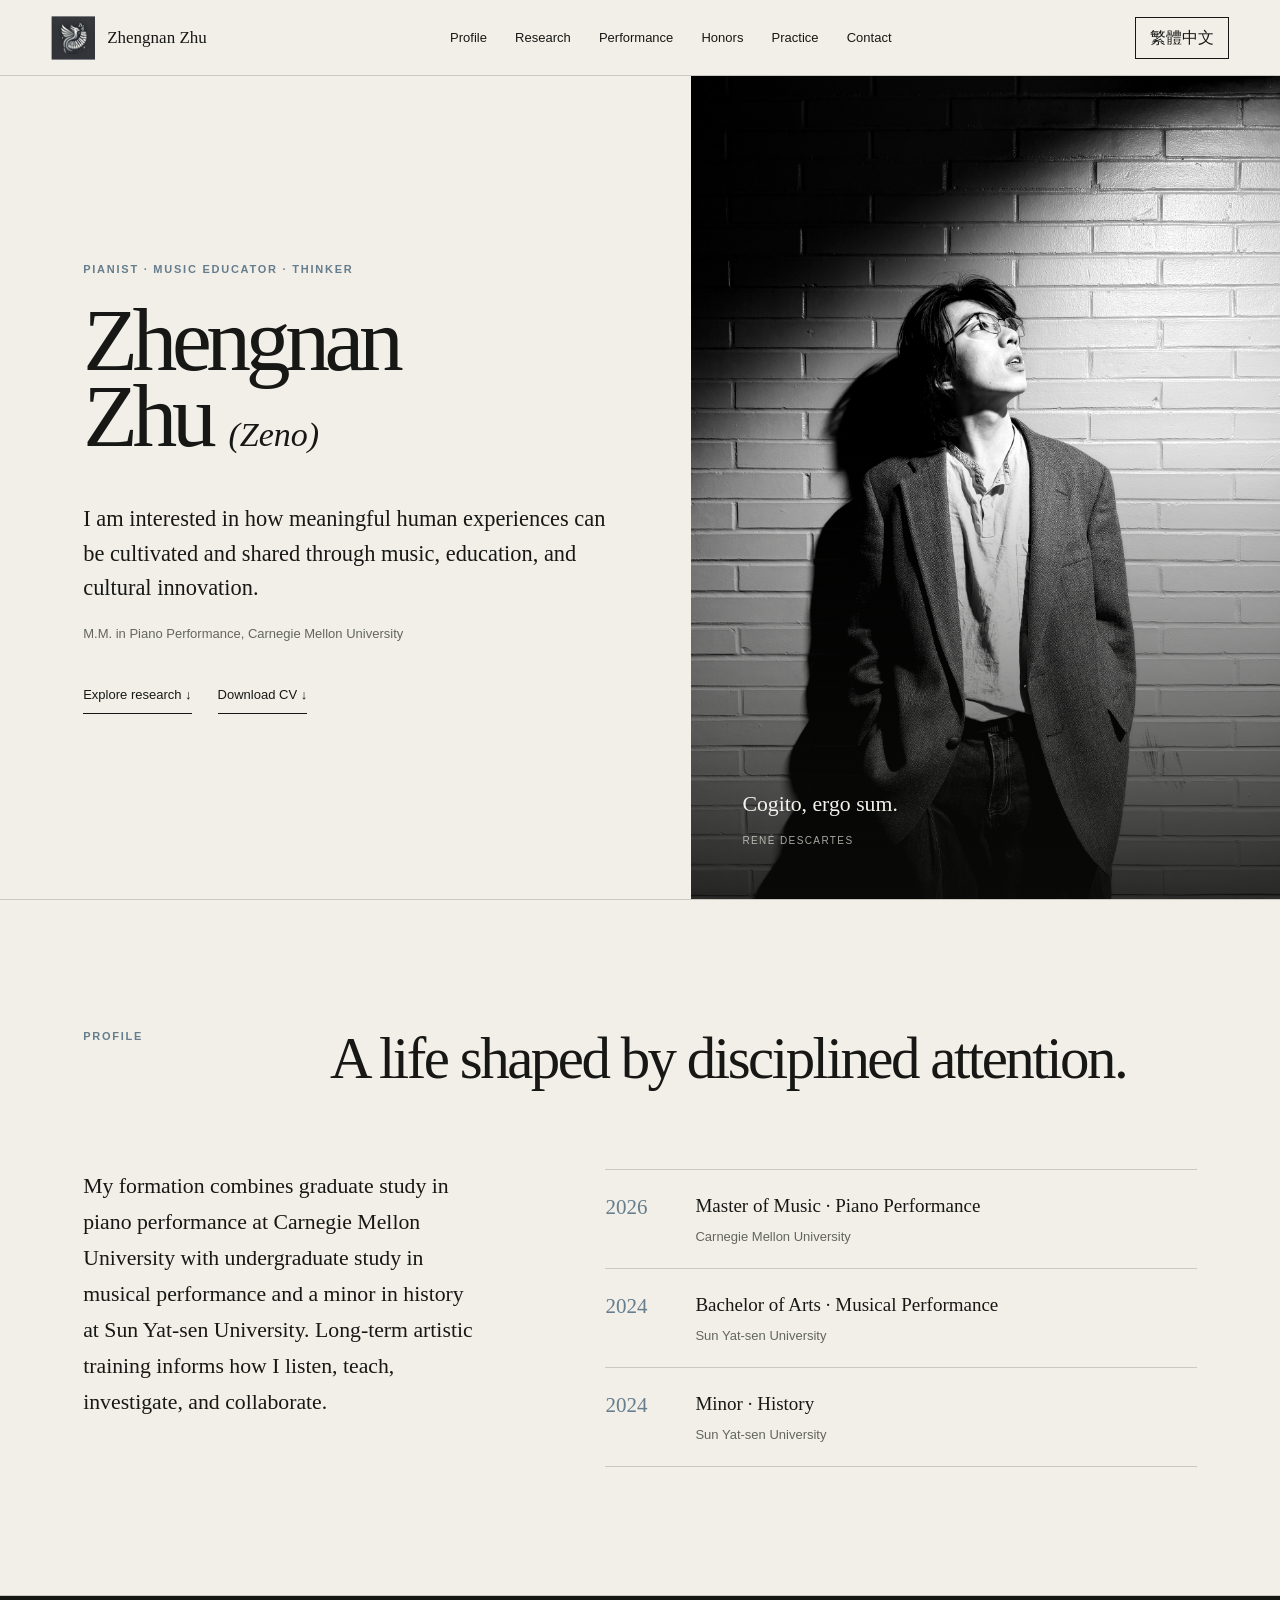
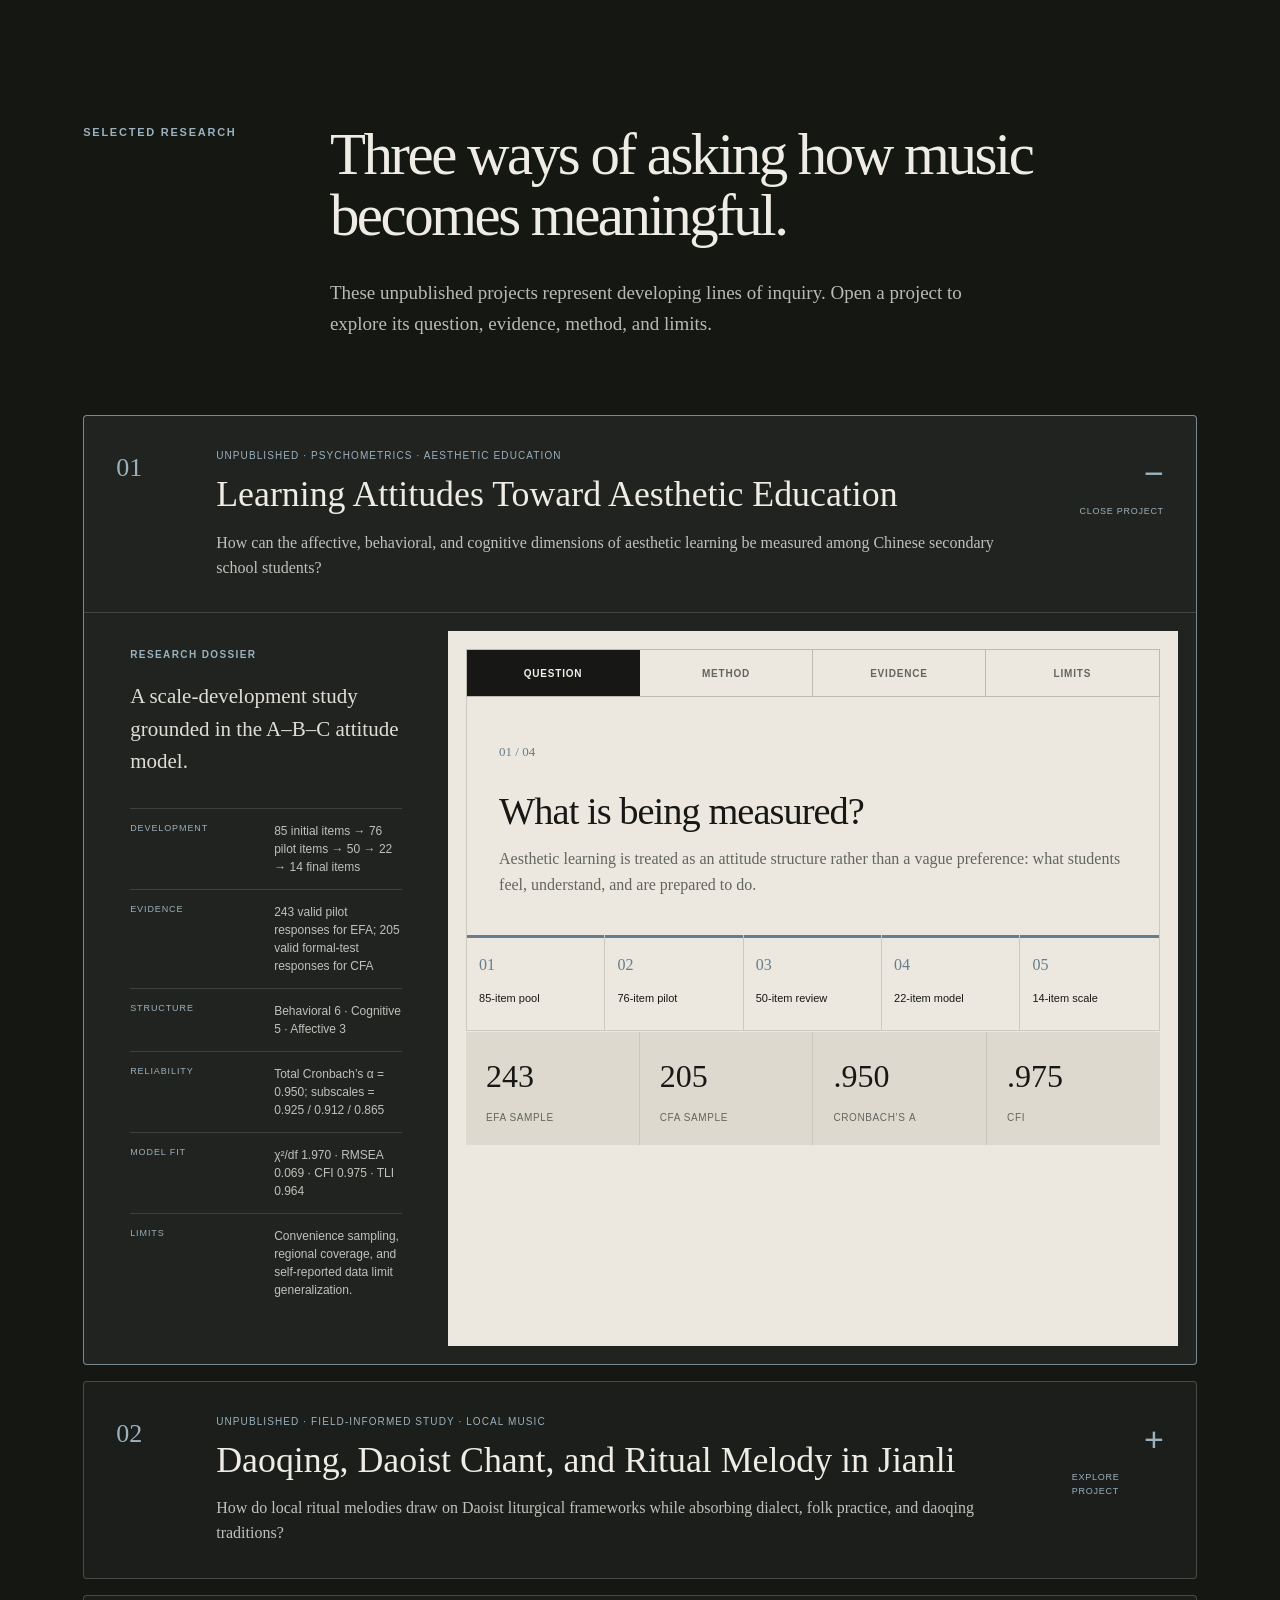
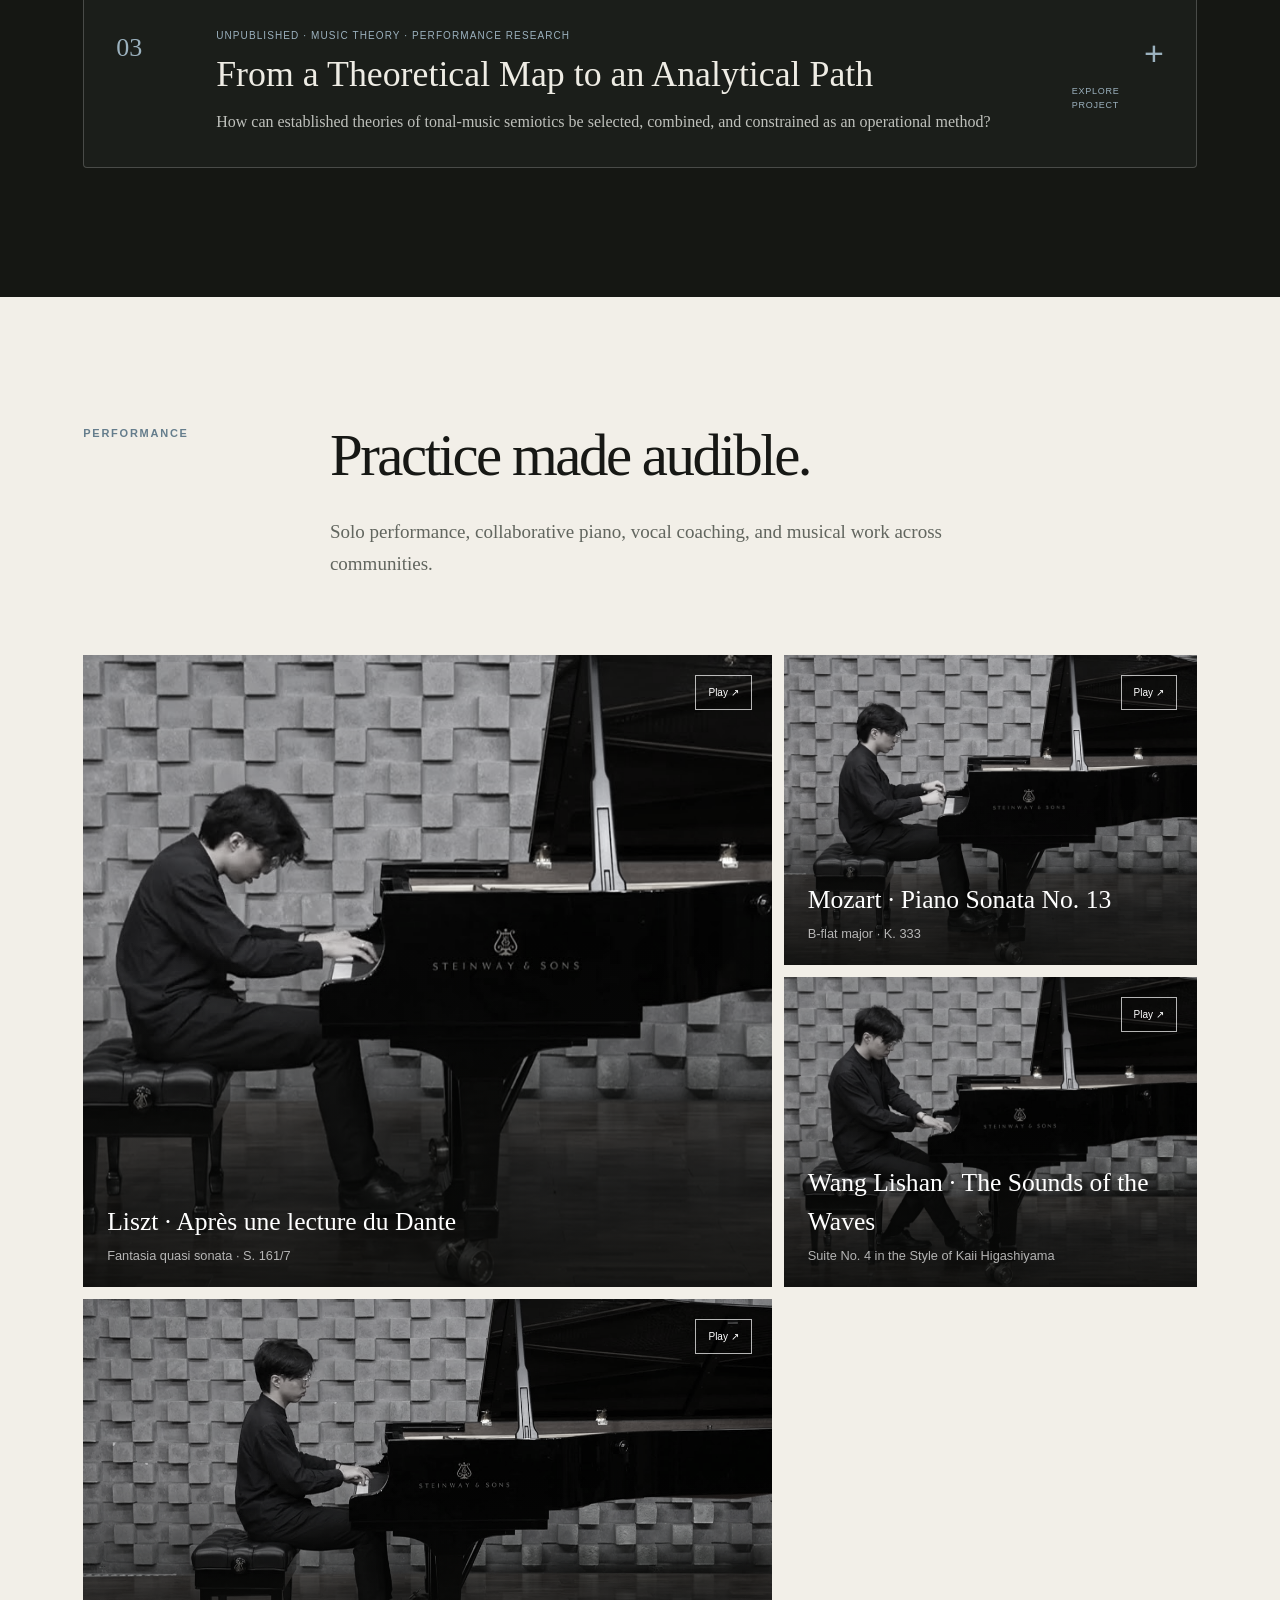
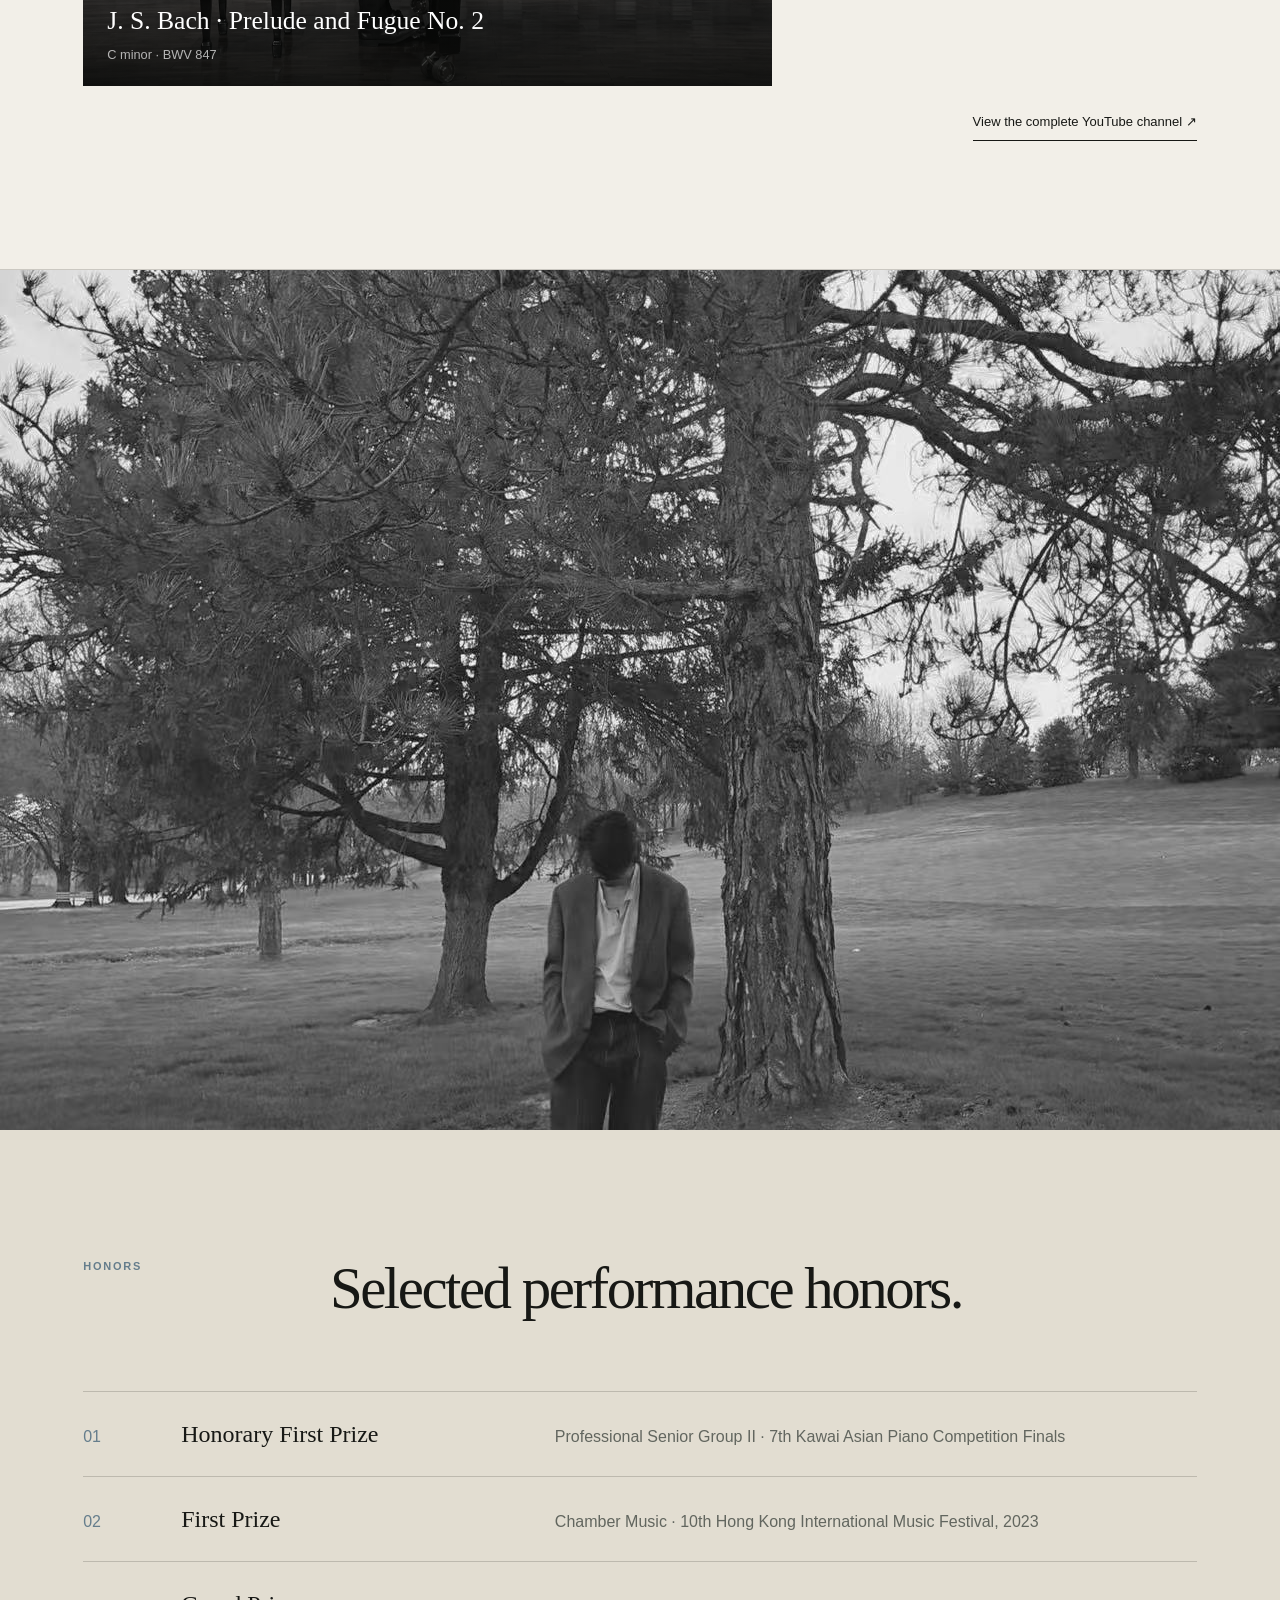
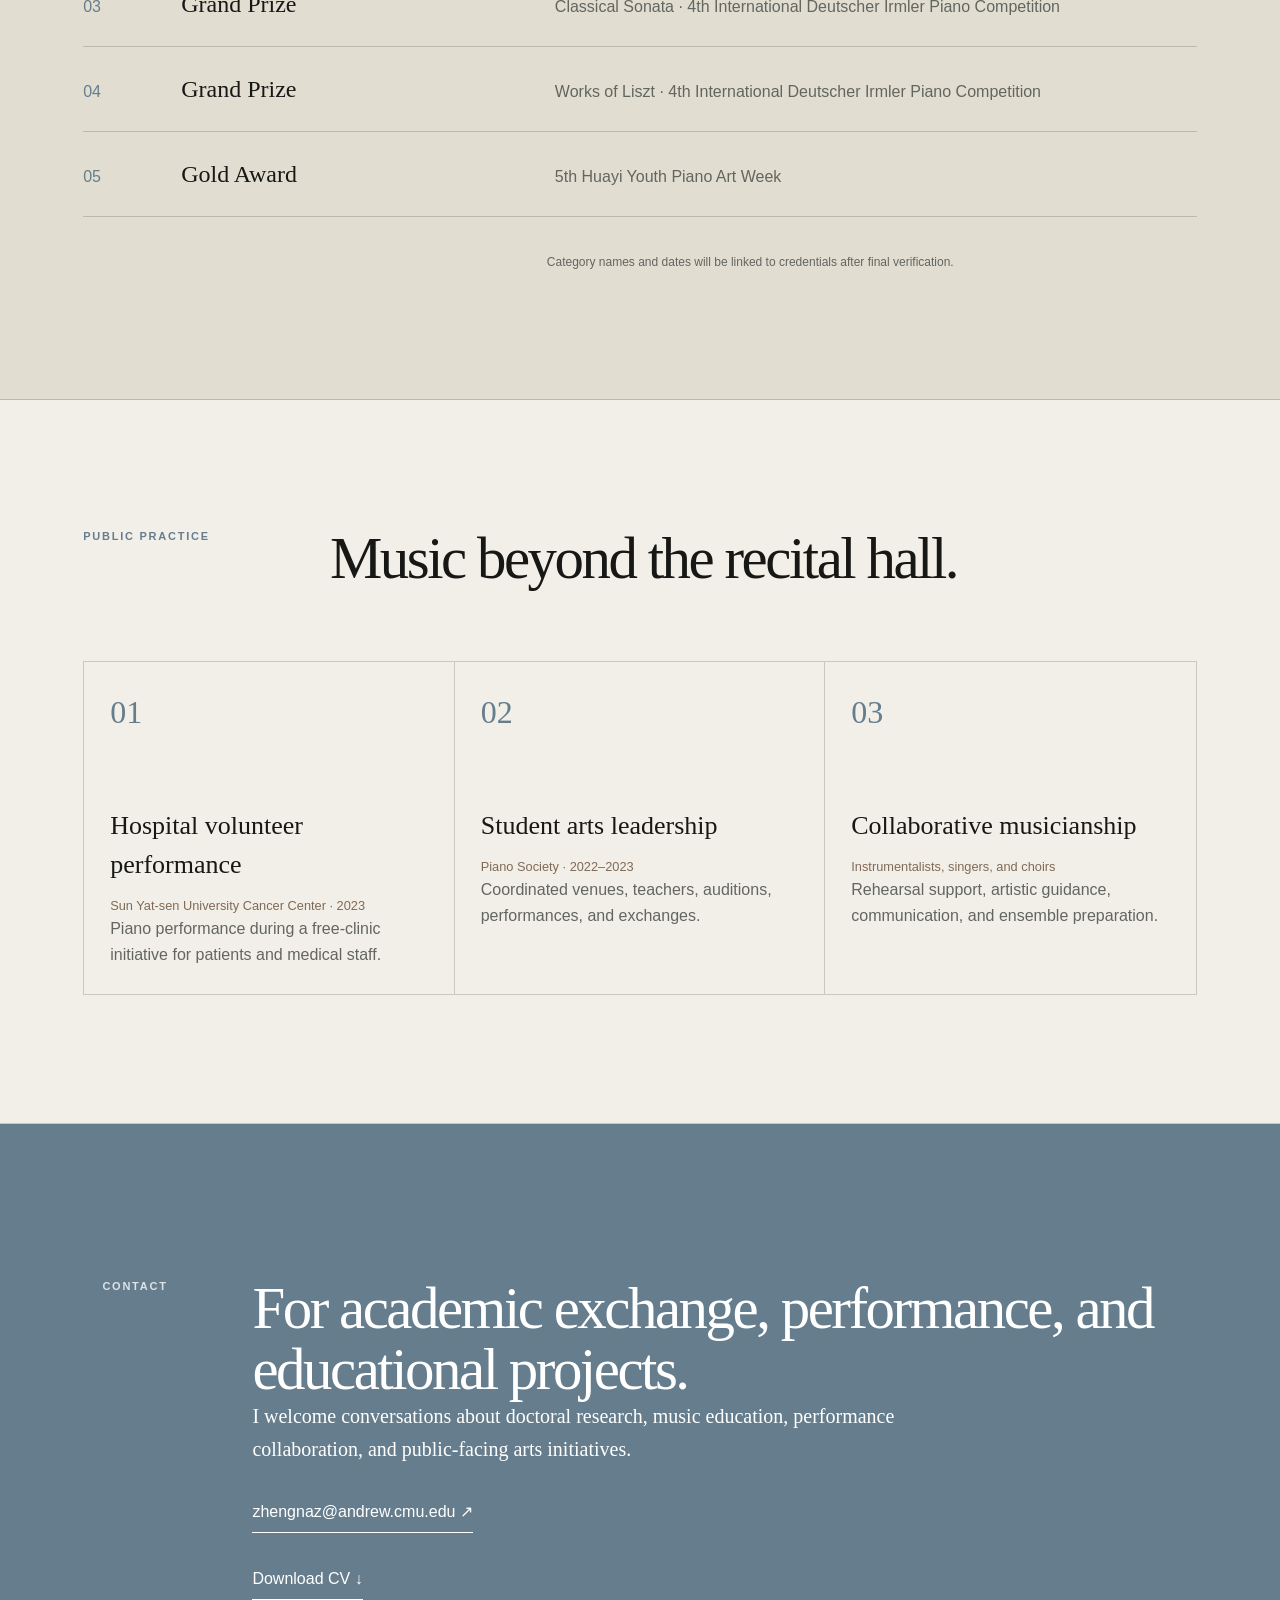
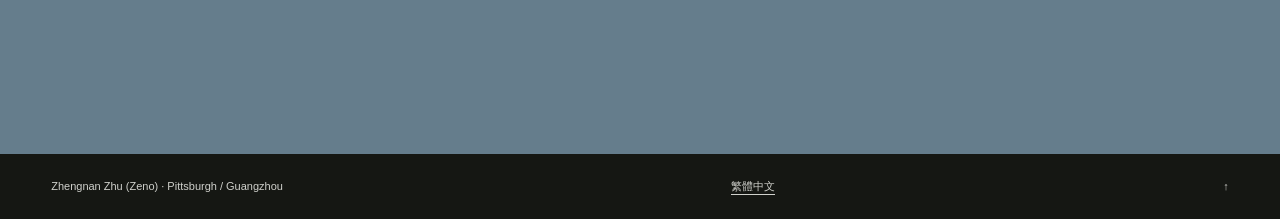
<file: index.html>
<!DOCTYPE html><html lang="en"><head><meta charSet="utf-8"/><meta name="viewport" content="width=device-width, initial-scale=1"/><link rel="preload" as="image" href="/signature-reference.png"/><link rel="preload" as="image" href="/portrait-brick.jpg"/><link rel="preload" as="image" href="/performance-1.jpg"/><link rel="preload" as="image" href="/performance-2.jpg"/><link rel="preload" as="image" href="/performance-3.jpg"/><link rel="preload" as="image" href="/performance-4.jpg"/><link rel="preload" as="image" href="/portrait-tree.jpg"/><link rel="stylesheet" href="/assets/index-Nl6enbIq.css" data-rsc-css-href="/assets/index-Nl6enbIq.css" data-precedence="vite-rsc/importer-resources"/><link rel="modulepreload" href="/assets/layout-segment-context-Qq5JvvIc.js" crossorigin=""/><link rel="modulepreload" href="/assets/rolldown-runtime-S-ySWqyJ.js" crossorigin=""/><link rel="modulepreload" href="/assets/index-FKOkXJsv.js" crossorigin=""/><link rel="modulepreload" href="/assets/framework-DjPHiq1u.js" crossorigin=""/><link rel="modulepreload" href="/assets/page-B6OrI7Ww.js" crossorigin=""/><title>Zhengnan Zhu (Zeno) — Pianist, Music Educator &amp; Thinker</title><meta name="description" content="Research, performance, education, and public practice by Zhengnan Zhu (Zeno)."/><meta property="og:title" content="Zhengnan Zhu (Zeno) — Pianist, Music Educator &amp; Thinker"/><meta property="og:description" content="Meaningful human experiences cultivated through music, education, and cultural innovation."/><meta property="og:type" content="website"/><meta property="og:image" content="/og.png"/><meta property="og:image:width" content="1200"/><meta property="og:image:height" content="630"/><meta name="twitter:card" content="summary_large_image"/><meta name="twitter:title" content="Zhengnan Zhu (Zeno) — Pianist, Music Educator &amp; Thinker"/><meta name="twitter:description" content="Music, education, cultural innovation, and human experience."/><meta name="twitter:image" content="/og.png"/><link rel="shortcut icon" href="/signature-reference.png"/><link rel="icon" href="/signature-reference.png"/><script>self.__VINEXT_RSC_PARAMS__={}</script><script>self.__VINEXT_RSC_NAV__={"pathname":"/","searchParams":[]}</script><link rel="modulepreload" href="/assets/index-FKOkXJsv.js" />
</head><body><main class="site "><a class="skip-link" href="#main-content">Skip to main content</a><header class="topbar"><a class="brand" href="#top" aria-label="Zhengnan Zhu home"><span class="brand-crop"><img src="/signature-reference.png" alt=""/></span><span>Zhengnan Zhu</span></a><nav class="" aria-label="Primary navigation"><a href="#profile">Profile</a><a href="#research">Research</a><a href="#performance">Performance</a><a href="#honors">Honors</a><a href="#practice">Practice</a><a href="#contact">Contact</a></nav><div class="top-actions"><button class="language-toggle" aria-label="Switch the entire website to Traditional Chinese">繁體中文</button><button class="menu-toggle" aria-expanded="false">Menu</button></div></header><section class="hero" id="top"><div class="hero-copy" id="main-content"><p class="eyebrow">Pianist · Music Educator · Thinker</p><h1>Zhengnan<br/>Zhu <i>(Zeno)</i></h1><p class="hero-statement">I am interested in how meaningful human experiences can be cultivated and shared through music, education, and cultural innovation.</p><p class="degree">M.M. in Piano Performance, Carnegie Mellon University</p><div class="hero-actions"><a href="#research">Explore research<!-- --> ↓</a><a href="/Zhengnan_Zhu_CV.docx" download="">Download CV<!-- --> ↓</a></div></div><figure class="hero-portrait"><img src="/portrait-brick.jpg" alt="Portrait of Zhengnan Zhu"/><figcaption><blockquote>Cogito, ergo sum.</blockquote><span>René Descartes</span></figcaption></figure></section><section class="section profile" id="profile"><header class="section-head"><p>Profile</p><h2>A life shaped by disciplined attention.</h2></header><div class="profile-body"><p>My formation combines graduate study in piano performance at Carnegie Mellon University with undergraduate study in musical performance and a minor in history at Sun Yat-sen University. Long-term artistic training informs how I listen, teach, investigate, and collaborate.</p><div class="facts"><article><time>2026</time><div><strong>Master of Music · Piano Performance</strong><span>Carnegie Mellon University</span></div></article><article><time>2024</time><div><strong>Bachelor of Arts · Musical Performance</strong><span>Sun Yat-sen University</span></div></article><article><time>2024</time><div><strong>Minor · History</strong><span>Sun Yat-sen University</span></div></article></div></div></section><section class="section research" id="research"><header class="section-head"><p>Selected research</p><h2>Three ways of asking how music becomes meaningful.</h2><div>These unpublished projects represent developing lines of inquiry. Open a project to explore its question, evidence, method, and limits.</div></header><div class="research-list"><article class="research-card active"><button class="research-trigger" aria-expanded="true" aria-controls="research-panel-0"><span class="research-index">0<!-- -->1</span><span class="research-main"><small>Unpublished<!-- --> · <!-- -->Psychometrics · Aesthetic education</small><strong>Learning Attitudes Toward Aesthetic Education</strong><em>How can the affective, behavioral, and cognitive dimensions of aesthetic learning be measured among Chinese secondary school students?</em></span><span class="research-open" aria-hidden="true">−<small>Close project</small></span></button><div class="research-detail" id="research-panel-0"><div class="research-brief"><span>Research dossier</span><p>A scale-development study grounded in the A–B–C attitude model.</p><dl><div><dt>Development</dt><dd>85 initial items → 76 pilot items → 50 → 22 → 14 final items</dd></div><div><dt>Evidence</dt><dd>243 valid pilot responses for EFA; 205 valid formal-test responses for CFA</dd></div><div><dt>Structure</dt><dd>Behavioral 6 · Cognitive 5 · Affective 3</dd></div><div><dt>Reliability</dt><dd>Total Cronbach’s α = 0.950; subscales = 0.925 / 0.912 / 0.865</dd></div><div><dt>Model fit</dt><dd>χ²/df 1.970 · RMSEA 0.069 · CFI 0.975 · TLI 0.964</dd></div><div><dt>Limits</dt><dd>Convenience sampling, regional coverage, and self-reported data limit generalization.</dd></div></dl></div><div class="research-workbench"><div class="research-tabs" role="tablist" aria-label="Research perspectives"><button role="tab" aria-selected="true">Question</button><button role="tab" aria-selected="false">Method</button><button role="tab" aria-selected="false">Evidence</button><button role="tab" aria-selected="false">Limits</button></div><div class="research-view" role="tabpanel" aria-live="polite"><span class="view-count">0<!-- -->1<!-- --> / 04</span><h3>What is being measured?</h3><p>Aesthetic learning is treated as an attitude structure rather than a vague preference: what students feel, understand, and are prepared to do.</p></div><ol class="research-path" aria-label="Research path"><li class="highlight"><span>01</span>85-item pool</li><li class="highlight"><span>02</span>76-item pilot</li><li class="highlight"><span>03</span>50-item review</li><li class="highlight"><span>04</span>22-item model</li><li class="highlight"><span>05</span>14-item scale</li></ol><div class="research-signals"><div><strong>243</strong><span>EFA sample</span></div><div><strong>205</strong><span>CFA sample</span></div><div><strong>.950</strong><span>Cronbach’s α</span></div><div><strong>.975</strong><span>CFI</span></div></div></div></div></article><article class="research-card"><button class="research-trigger" aria-expanded="false" aria-controls="research-panel-1"><span class="research-index">0<!-- -->2</span><span class="research-main"><small>Unpublished<!-- --> · <!-- -->Field-informed study · Local music</small><strong>Daoqing, Daoist Chant, and Ritual Melody in Jianli</strong><em>How do local ritual melodies draw on Daoist liturgical frameworks while absorbing dialect, folk practice, and daoqing traditions?</em></span><span class="research-open" aria-hidden="true">+<small>Explore project</small></span></button><div class="research-detail" id="research-panel-1" hidden=""><div class="research-brief"><span>Research dossier</span><p>A course paper combining lived observation, interviews, and literature on ritual sound in Hubei.</p><dl><div><dt>Materials</dt><dd>Lived observation · Interviews with local practitioners · Related scholarship</dd></div><div><dt>Focus</dt><dd>The relationship among Daoist chant, daoqing-yugu, and local funerary music</dd></div><div><dt>Working insight</dt><dd>Local ritual music retains a Daoist procedural frame while becoming localized through dialect and folk melodic practice.</dd></div><div><dt>Limits</dt><dd>A small body of field material supports a provisional relationship map, not a comprehensive ethnography.</dd></div></dl></div><div class="research-workbench"><div class="research-tabs" role="tablist" aria-label="Research perspectives"><button role="tab" aria-selected="true">Question</button><button role="tab" aria-selected="false">Materials</button><button role="tab" aria-selected="false">Insight</button><button role="tab" aria-selected="false">Limits</button></div><div class="research-view" role="tabpanel" aria-live="polite"><span class="view-count">0<!-- -->1<!-- --> / 04</span><h3>How does ritual music become local?</h3><p>The project asks how a Daoist procedural frame changes when it is carried through regional speech, funerary practice, and local melodic memory.</p></div><ol class="research-path" aria-label="Research path"><li class="highlight"><span>01</span>Ritual frame</li><li class="highlight"><span>02</span>Daoist chant</li><li class="highlight"><span>03</span>Local dialect</li><li class="highlight"><span>04</span>Folk practice</li><li class="highlight"><span>05</span>Ritual melody</li></ol><div class="research-signals"><div><strong>Field</strong><span>Observation</span></div><div><strong>Voices</strong><span>Interviews</span></div><div><strong>Text</strong><span>Scholarship</span></div><div><strong>Map</strong><span>Provisional</span></div></div></div></div></article><article class="research-card"><button class="research-trigger" aria-expanded="false" aria-controls="research-panel-2"><span class="research-index">0<!-- -->3</span><span class="research-main"><small>Unpublished<!-- --> · <!-- -->Music theory · Performance research</small><strong>From a Theoretical Map to an Analytical Path</strong><em>How can established theories of tonal-music semiotics be selected, combined, and constrained as an operational method?</em></span><span class="research-open" aria-hidden="true">+<small>Explore project</small></span></button><div class="research-detail" id="research-panel-2" hidden=""><div class="research-brief"><span>Research dossier</span><p>A layered framework connecting structural evidence, cultural codes, musical agency, narrative, and interpretation.</p><dl><div><dt>Theorists</dt><dd>Ratner · Agawu · Hatten · Monelle · Tarasti · Molino/Nattiez · Peirce</dd></div><div><dt>Contribution</dt><dd>A concept–function matrix based on analytical object, meaning mechanism, and evidence requirement</dd></div><div><dt>Path</dt><dd>From score facts and tonal structure through topic, gesture, discourse, narrative, and counter-evidence</dd></div><div><dt>Performance</dt><dd>Structural and semiotic judgments are translated into tempo, articulation, touch, phrasing, pedaling, and timbre.</dd></div></dl></div><div class="research-workbench"><div class="research-tabs" role="tablist" aria-label="Research perspectives"><button role="tab" aria-selected="true">Question</button><button role="tab" aria-selected="false">Framework</button><button role="tab" aria-selected="false">Contribution</button><button role="tab" aria-selected="false">Performance</button></div><div class="research-view" role="tabpanel" aria-live="polite"><span class="view-count">0<!-- -->1<!-- --> / 04</span><h3>How can theory become an analytical decision?</h3><p>Instead of accumulating semiotic concepts, the project asks when each theory is useful, what evidence it requires, and where its claims should stop.</p></div><ol class="research-path" aria-label="Research path"><li class="highlight"><span>01</span>Score facts</li><li class="highlight"><span>02</span>Tonal structure</li><li class="highlight"><span>03</span>Topic &amp; gesture</li><li class="highlight"><span>04</span>Narrative test</li><li class="highlight"><span>05</span>Performance choice</li></ol><div class="research-signals"><div><strong>7</strong><span>Theory families</span></div><div><strong>Object</strong><span>What is heard</span></div><div><strong>Mechanism</strong><span>How it means</span></div><div><strong>Evidence</strong><span>Why it holds</span></div></div></div></div></article></div></section><section class="section performance" id="performance"><header class="section-head"><p>Performance</p><h2>Practice made audible.</h2><div>Solo performance, collaborative piano, vocal coaching, and musical work across communities.</div></header><div class="video-wall"><a class="video video-1" href="https://www.youtube.com/watch?v=EPO9rGZ8kvA" target="_blank" rel="noreferrer"><img src="/performance-1.jpg" alt=""/><span class="play">Play ↗</span><strong>Liszt · Après une lecture du Dante</strong><small>Fantasia quasi sonata · S. 161/7</small></a><a class="video video-2" href="https://www.youtube.com/watch?v=-i7xbx3kZyc" target="_blank" rel="noreferrer"><img src="/performance-2.jpg" alt=""/><span class="play">Play ↗</span><strong>Mozart · Piano Sonata No. 13</strong><small>B-flat major · K. 333</small></a><a class="video video-3" href="https://www.youtube.com/watch?v=8EeickVu0MI" target="_blank" rel="noreferrer"><img src="/performance-3.jpg" alt=""/><span class="play">Play ↗</span><strong>Wang Lishan · The Sounds of the Waves</strong><small>Suite No. 4 in the Style of Kaii Higashiyama</small></a><a class="video video-4" href="https://www.youtube.com/watch?v=796WueblWio" target="_blank" rel="noreferrer"><img src="/performance-4.jpg" alt=""/><span class="play">Play ↗</span><strong>J. S. Bach · Prelude and Fugue No. 2</strong><small>C minor · BWV 847</small></a></div><a class="text-link" href="https://www.youtube.com/@ZhengnZhu" target="_blank" rel="noreferrer">View the complete YouTube channel<!-- --> ↗</a></section><figure class="interlude"><img src="/portrait-tree.jpg" alt="Zhengnan Zhu beneath trees"/></figure><section class="section honors" id="honors"><header class="section-head"><p>Honors</p><h2>Selected performance honors.</h2></header><div class="honor-list"><article><span>0<!-- -->1</span><strong>Honorary First Prize</strong><p>Professional Senior Group II · 7th Kawai Asian Piano Competition Finals</p></article><article><span>0<!-- -->2</span><strong>First Prize</strong><p>Chamber Music · 10th Hong Kong International Music Festival, 2023</p></article><article><span>0<!-- -->3</span><strong>Grand Prize</strong><p>Classical Sonata · 4th International Deutscher Irmler Piano Competition</p></article><article><span>0<!-- -->4</span><strong>Grand Prize</strong><p>Works of Liszt · 4th International Deutscher Irmler Piano Competition</p></article><article><span>0<!-- -->5</span><strong>Gold Award</strong><p>5th Huayi Youth Piano Art Week</p></article></div><p class="note">Category names and dates will be linked to credentials after final verification.</p></section><section class="section practice" id="practice"><header class="section-head"><p>Public practice</p><h2>Music beyond the recital hall.</h2></header><div class="practice-list"><article><span>0<!-- -->1</span><div><h3>Hospital volunteer performance</h3><small>Sun Yat-sen University Cancer Center · 2023</small><p>Piano performance during a free-clinic initiative for patients and medical staff.</p></div></article><article><span>0<!-- -->2</span><div><h3>Student arts leadership</h3><small>Piano Society · 2022–2023</small><p>Coordinated venues, teachers, auditions, performances, and exchanges.</p></div></article><article><span>0<!-- -->3</span><div><h3>Collaborative musicianship</h3><small>Instrumentalists, singers, and choirs</small><p>Rehearsal support, artistic guidance, communication, and ensemble preparation.</p></div></article></div></section><section class="contact" id="contact"><p>Contact</p><h2>For academic exchange, performance, and educational projects.</h2><div><p>I welcome conversations about doctoral research, music education, performance collaboration, and public-facing arts initiatives.</p><a href="mailto:zhengnaz@andrew.cmu.edu">zhengnaz@andrew.cmu.edu ↗</a><a href="/Zhengnan_Zhu_CV.docx" download="">Download CV<!-- --> ↓</a></div></section><footer><span>Zhengnan Zhu (Zeno) · Pittsburgh / Guangzhou</span><button>繁體中文</button><a href="#top">↑</a></footer></main><script id="_R_">import("/assets/index-FKOkXJsv.js")</script></body></html><script>self.__VINEXT_RSC_CHUNKS__=self.__VINEXT_RSC_CHUNKS__||[];self.__VINEXT_RSC_CHUNKS__.push("2:I[\"96dd10279f8e\",[],\"Children\",1]\n3:I[\"4fb0b0c7d723\",[],\"LayoutSegmentProvider\",1]\n4:I[\"96dd10279f8e\",[],\"Slot\",1]\n5:I[\"8eaf0d269756\",[],\"RedirectBoundary\",1]\n:HL[\"/assets/index-Nl6enbIq.css\",\"style\"]\n")</script><script>self.__VINEXT_RSC_CHUNKS__=self.__VINEXT_RSC_CHUNKS__||[];self.__VINEXT_RSC_CHUNKS__.push("0:{\"__route\":\"route:/\",\"__interceptionContext\":null,\"__layoutIds\":[\"layout:/\"],\"__rootLayout\":\"/\",\"page:/\":\"$L1\",\"layout:/\":[[[[\"$\",\"link\",\"css:/assets/index-Nl6enbIq.css\",{\"rel\":\"stylesheet\",\"precedence\":\"vite-rsc/importer-resources\",\"href\":\"/assets/index-Nl6enbIq.css\",\"data-rsc-css-href\":\"/assets/index-Nl6enbIq.css\"}],\"$undefined\"],[\"$\",\"html\",null,{\"lang\":\"en\",\"children\":[\"$\",\"body\",null,{\"children\":[\"$\",\"$L2\",null,{}]}]}]],null],\"route:/\":[[[\"$\",\"meta\",null,{\"charSet\":\"utf-8\"}],[[\"$\",\"title\",\"0\",{\"children\":\"Zhengnan Zhu (Zeno) — Pianist, Music Educator \u0026 Thinker\"}],[\"$\",\"meta\",\"1\",{\"name\":\"description\",\"content\":\"Research, performance, education, and public practice by Zhengnan Zhu (Zeno).\"}],[\"$\",\"meta\",\"2\",{\"property\":\"og:title\",\"content\":\"Zhengnan Zhu (Zeno) — Pianist, Music Educator \u0026 Thinker\"}],[\"$\",\"meta\",\"3\",{\"property\":\"og:description\",\"content\":\"Meaningful human experiences cultivated through music, education, and cultural innovation.\"}],[\"$\",\"meta\",\"4\",{\"property\":\"og:type\",\"content\":\"website\"}],[\"$\",\"meta\",\"5\",{\"property\":\"og:image\",\"content\":\"/og.png\"}],[\"$\",\"meta\",\"6\",{\"property\":\"og:image:width\",\"content\":\"1200\"}],[\"$\",\"meta\",\"7\",{\"property\":\"og:image:height\",\"content\":\"630\"}],[\"$\",\"meta\",\"8\",{\"name\":\"twitter:card\",\"content\":\"summary_large_image\"}],[\"$\",\"meta\",\"9\",{\"name\":\"twitter:title\",\"content\":\"Zhengnan Zhu (Zeno) — Pianist, Music Educator \u0026 Thinker\"}],[\"$\",\"meta\",\"10\",{\"name\":\"twitter:description\",\"content\":\"Music, education, cultural innovation, and human experience.\"}],[\"$\",\"meta\",\"11\",{\"name\":\"twitter:image\",\"content\":\"/og.png\"}],[\"$\",\"link\",\"12\",{\"rel\":\"shortcut icon\",\"href\":\"/signature-reference.png\"}],[\"$\",\"link\",\"13\",{\"rel\":\"icon\",\"href\":\"/signature-reference.png\"}]],[[\"$\",\"meta\",\"0\",{\"name\":\"viewport\",\"content\":\"width=device-width, initial-scale=1\"}]]],[\"$\",\"$L3\",null,{\"segmentMap\":{\"children\":[]},\"children\":[\"$\",\"$L4\",null,{\"id\":\"layout:/\",\"parallelSlots\":\"$undefined\",\"children\":[\"$\",\"$L5\",null,{\"children\":[\"$\",\"$L3\",null,{\"segmentMap\":{\"children\":[]},\"children\":[\"$\",\"$L4\",null,{\"id\":\"page:/\"}]}]}]}]}]],\"__layoutFlags\":{\"layout:/\":\"s\"},\"__artifactCompatibility\":{\"schemaVersion\":1,\"graphVersion\":\"app-route-graph:4uhn5s1wvoptc\",\"deploymentVersion\":\"71a3aee6-9186-4b54-8d22-818f46155fab\",\"appElementsSchemaVersion\":1,\"rscPayloadSchemaVersion\":1,\"rootBoundaryId\":\"/\",\"renderEpoch\":null}}\n")</script><script>self.__VINEXT_RSC_CHUNKS__=self.__VINEXT_RSC_CHUNKS__||[];self.__VINEXT_RSC_CHUNKS__.push("6:I[\"6efdf509a785\",[],\"default\",1]\n1:[\"$\",\"$L6\",null,{\"params\":\"$@7\",\"searchParams\":\"$@8\"}]\n")</script><script>self.__VINEXT_RSC_CHUNKS__=self.__VINEXT_RSC_CHUNKS__||[];self.__VINEXT_RSC_CHUNKS__.push("7:{}\n8:{}\n")</script><script>self.__VINEXT_RSC_DONE__=true</script>
</file>
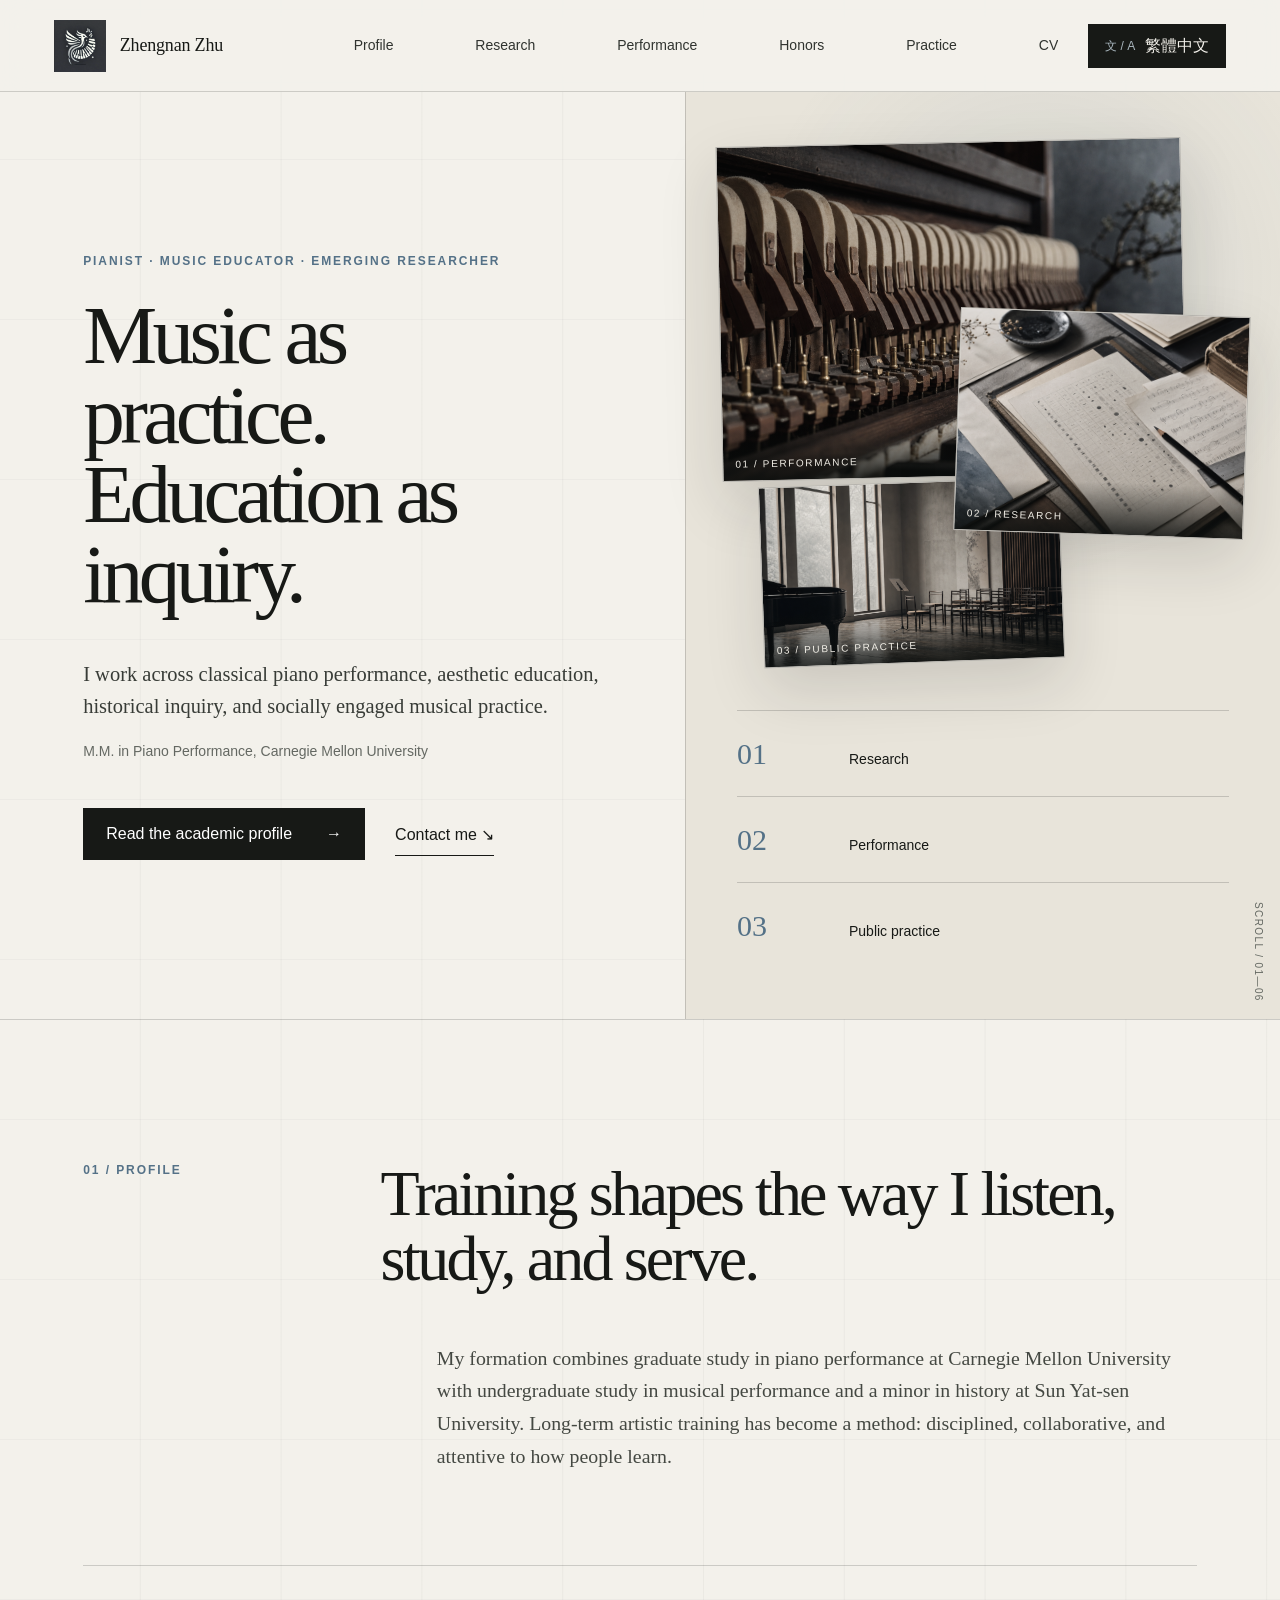
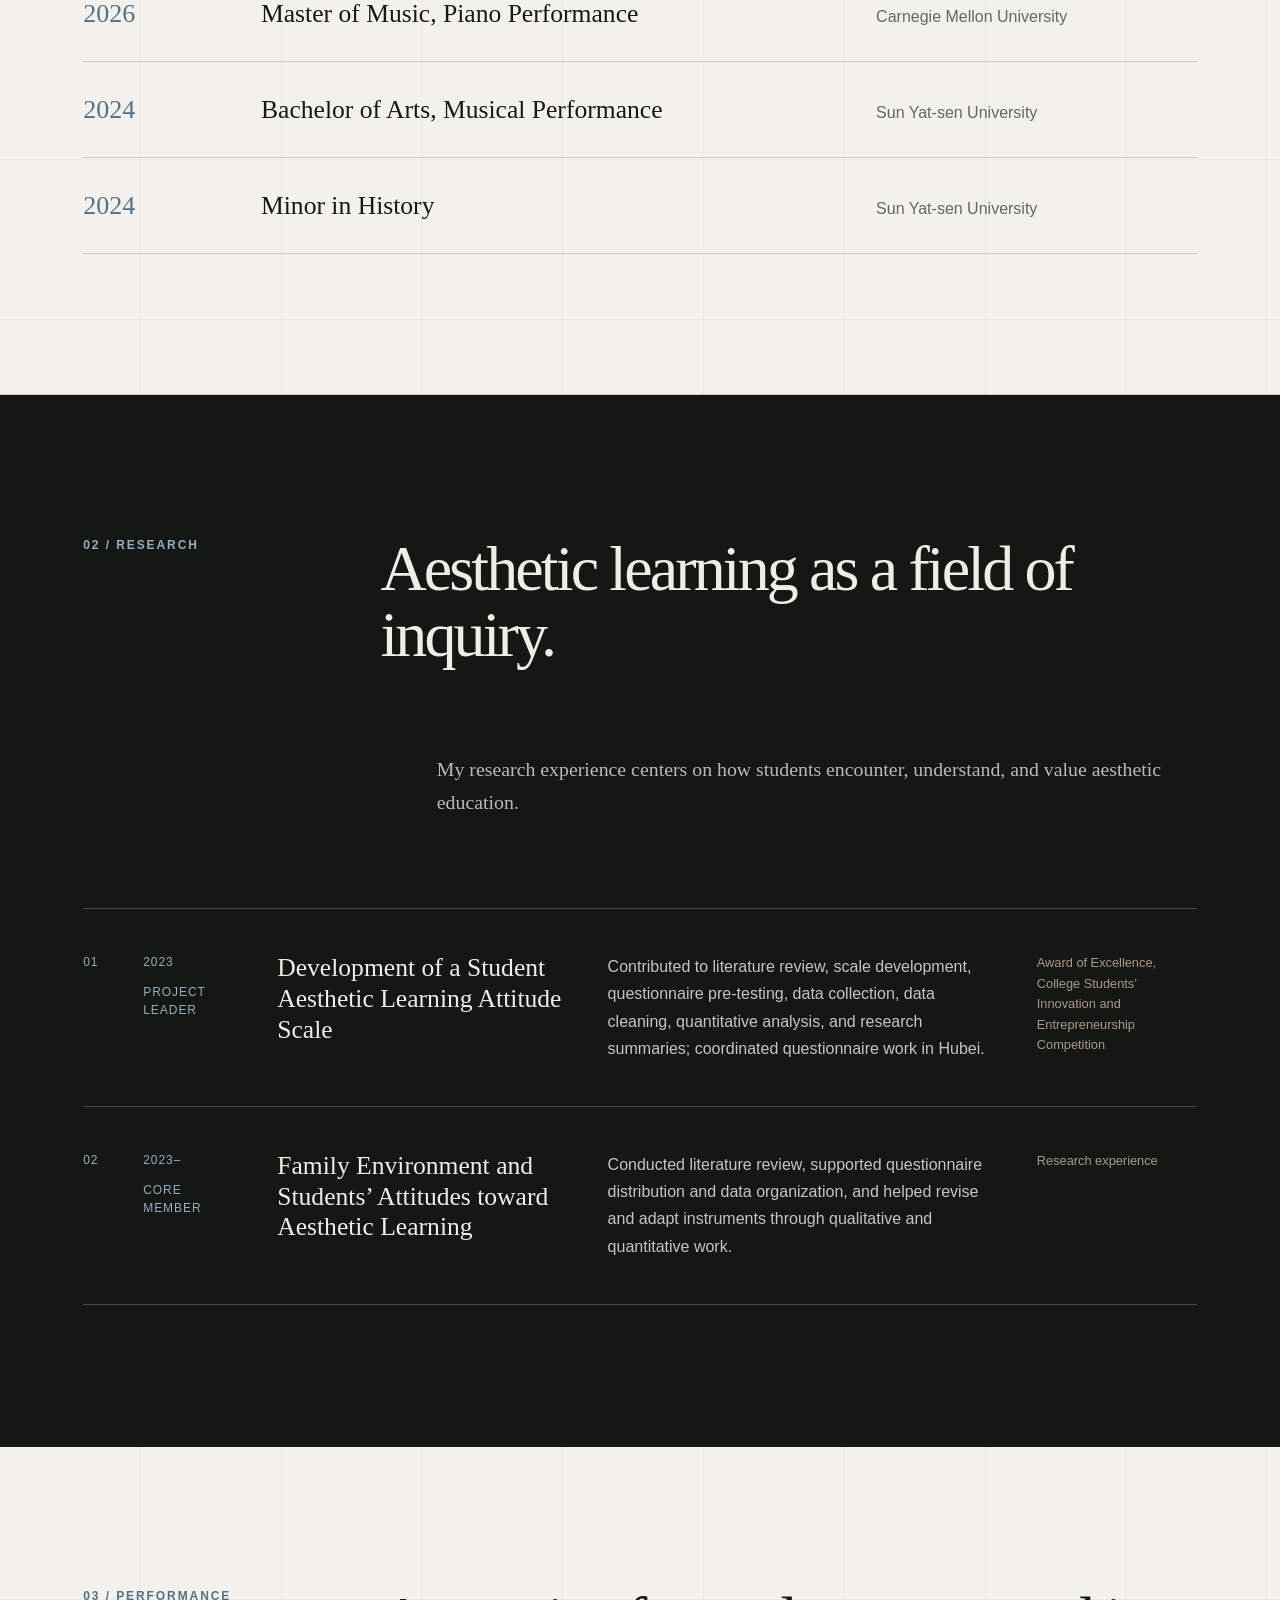
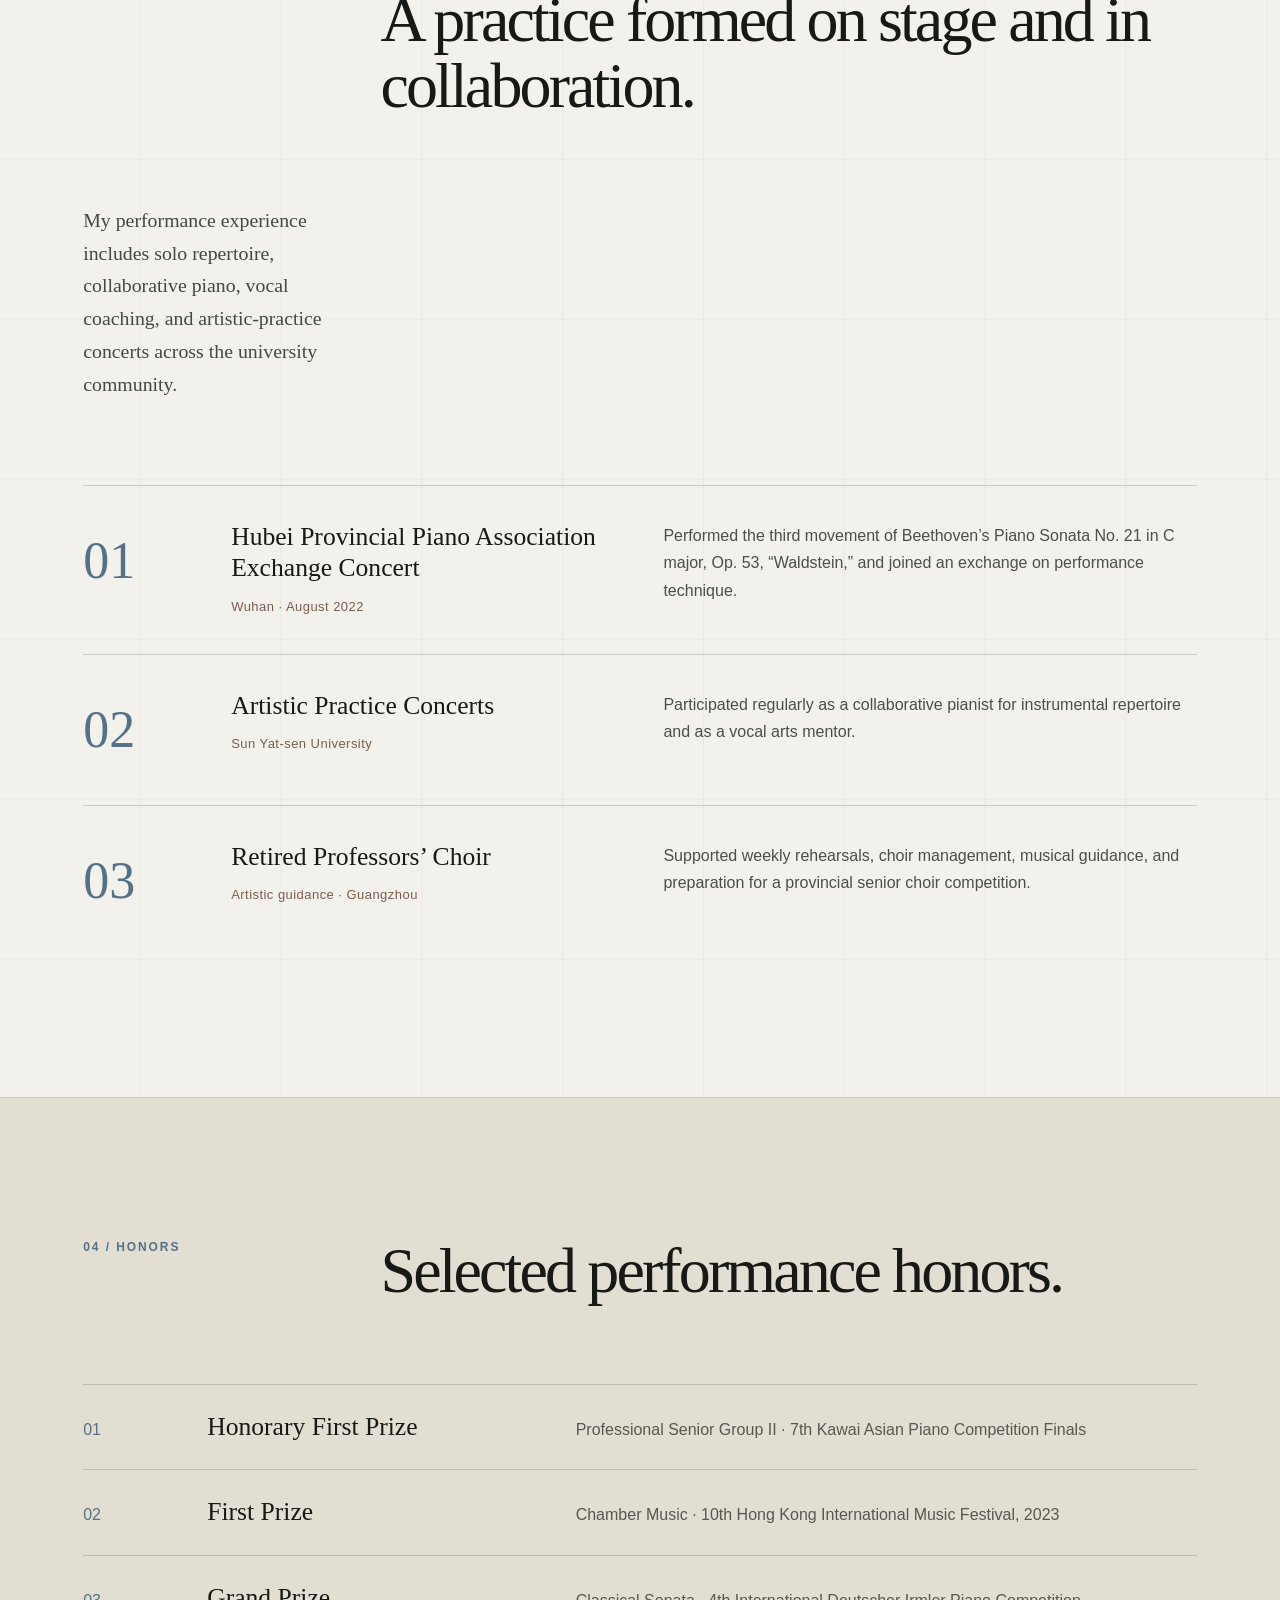
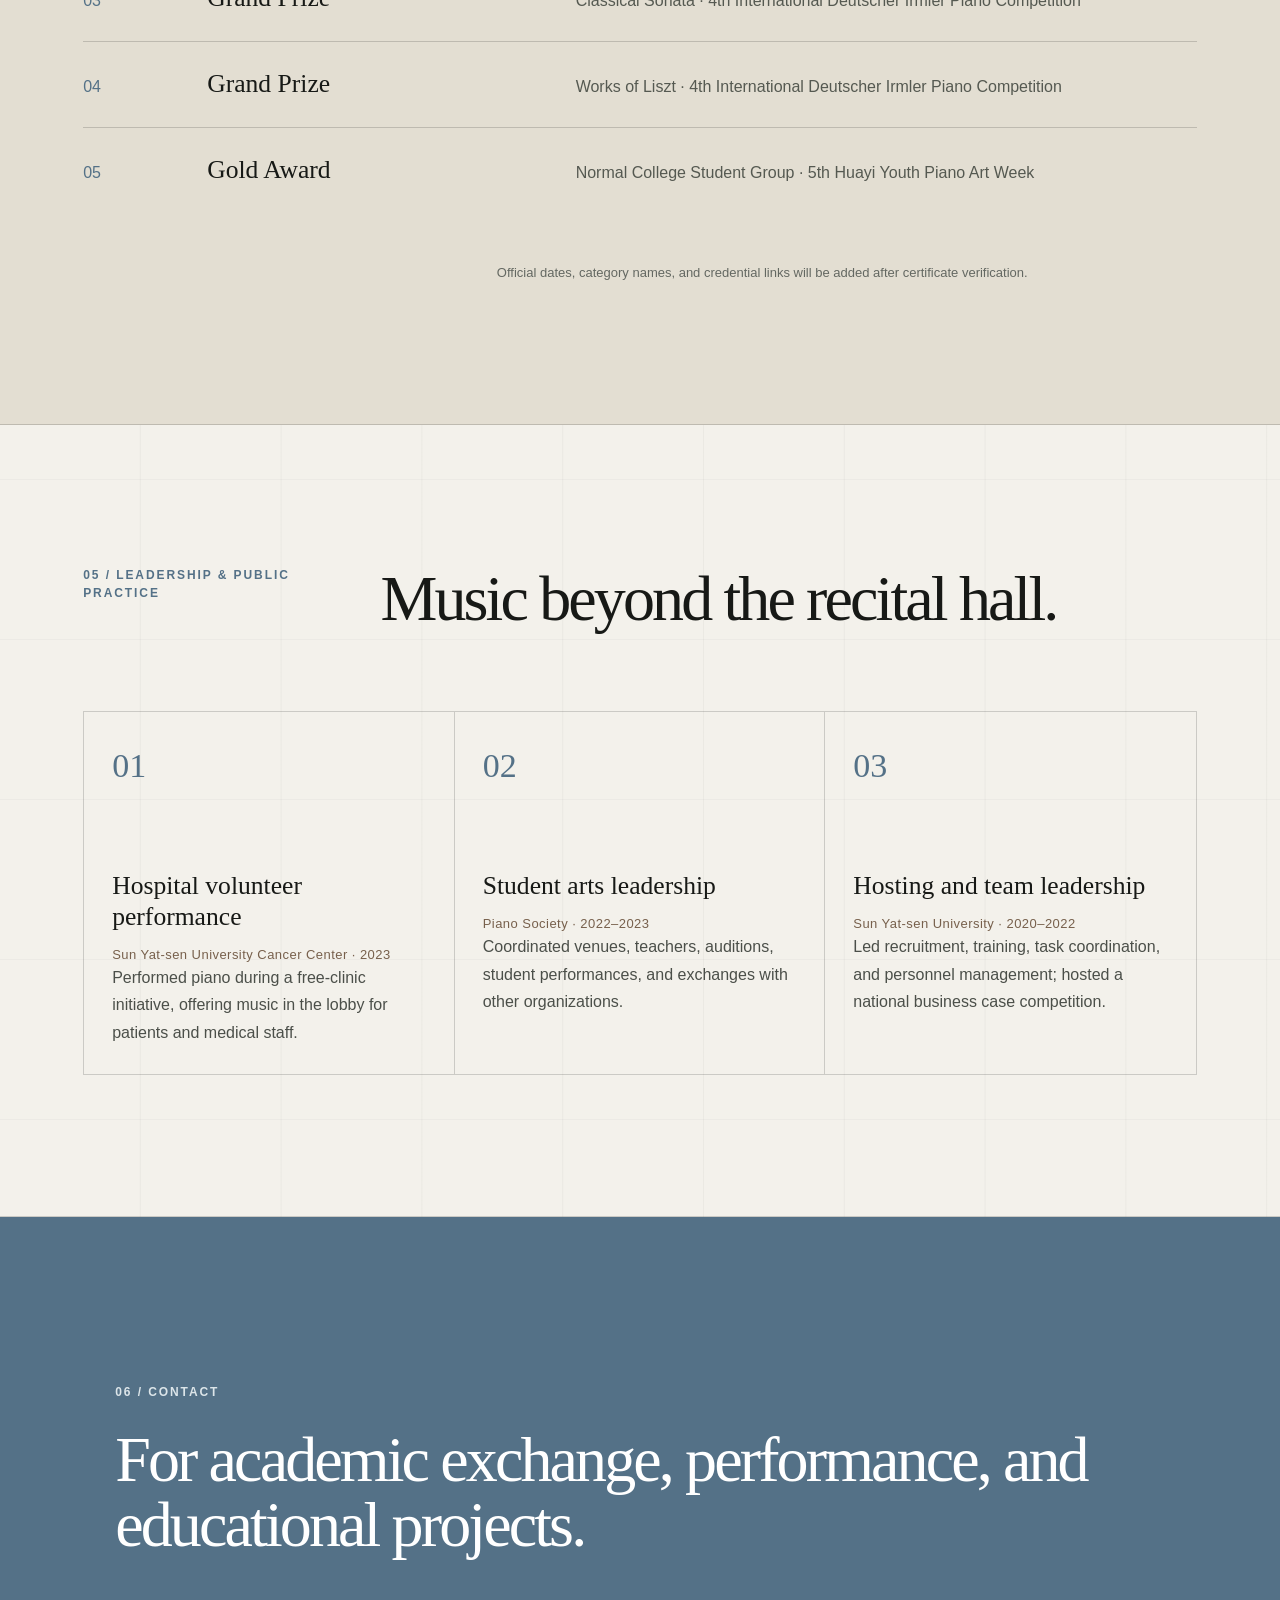
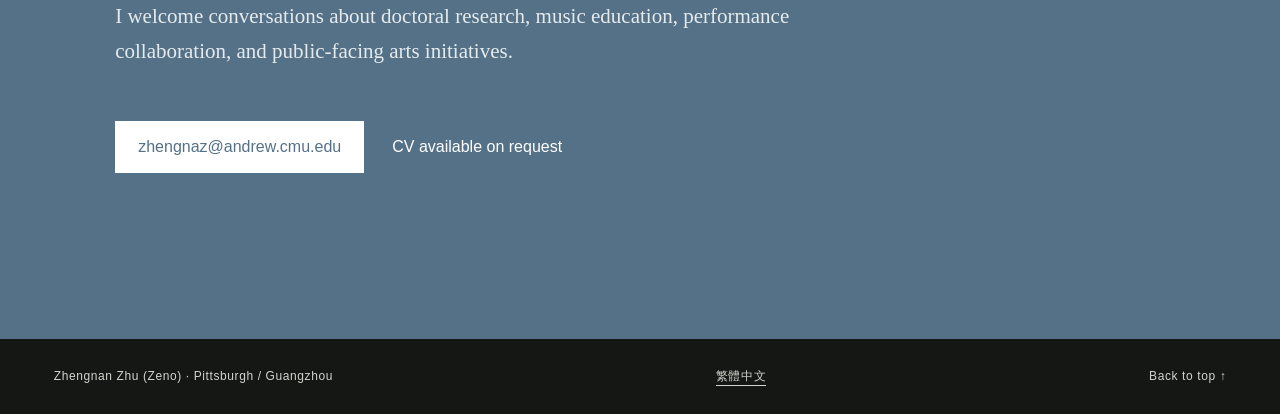
<file: personal website/index.html>
<!DOCTYPE html><html lang="en"><head><meta charSet="utf-8"/><meta name="viewport" content="width=device-width, initial-scale=1"/><link rel="preload" as="image" href="/signature-reference.png"/><link rel="preload" as="image" href="/piano-action.png"/><link rel="preload" as="image" href="/research-notes.png"/><link rel="preload" as="image" href="/rehearsal-room.png"/><link rel="stylesheet" href="/assets/index-DimedIMA.css" data-rsc-css-href="/assets/index-DimedIMA.css" data-precedence="vite-rsc/importer-resources"/><link rel="modulepreload" href="/assets/layout-segment-context-B1r-00is.js" crossorigin=""/><link rel="modulepreload" href="/assets/rolldown-runtime-S-ySWqyJ.js" crossorigin=""/><link rel="modulepreload" href="/assets/index-MEeDdCmL.js" crossorigin=""/><link rel="modulepreload" href="/assets/framework-DjPHiq1u.js" crossorigin=""/><link rel="modulepreload" href="/assets/page-BxylM_Pt.js" crossorigin=""/><title>Zhengnan Zhu (Zeno) — Pianist &amp; Emerging Researcher</title><meta name="description" content="The academic, performance, and public-practice portfolio of Zhengnan Zhu (Zeno)."/><meta property="og:title" content="Zhengnan Zhu (Zeno) — Pianist &amp; Emerging Researcher"/><meta property="og:description" content="Music as practice. Education as inquiry. Explore research, performance, honors, and public practice."/><meta property="og:type" content="website"/><meta property="og:image" content="/og.png"/><meta property="og:image:width" content="1200"/><meta property="og:image:height" content="630"/><meta name="twitter:card" content="summary_large_image"/><meta name="twitter:title" content="Zhengnan Zhu (Zeno) — Pianist &amp; Emerging Researcher"/><meta name="twitter:description" content="Music as practice. Education as inquiry."/><meta name="twitter:image" content="/og.png"/><link rel="shortcut icon" href="/signature-reference.png"/><link rel="icon" href="/signature-reference.png"/><script>self.__VINEXT_RSC_PARAMS__={}</script><script>self.__VINEXT_RSC_NAV__={"pathname":"/","searchParams":[]}</script><link rel="modulepreload" href="/assets/index-MEeDdCmL.js" />
</head><body><main class="site "><a class="skip-link" href="#main-content">Skip to main content</a><header class="topbar"><a class="brand" href="#top" aria-label="Zhengnan Zhu home"><span class="brand-crop" aria-hidden="true"><img src="/signature-reference.png" alt=""/></span><span class="brand-name">Zhengnan Zhu</span></a><nav aria-label="Primary navigation"><a href="#profile">Profile</a><a href="#research">Research</a><a href="#performance">Performance</a><a href="#honors">Honors</a><a href="#practice">Practice</a><a href="#contact">CV</a></nav><button class="language-toggle" type="button" aria-label="Switch the entire website to Traditional Chinese"><span aria-hidden="true">文 / A</span>繁體中文</button></header><section class="hero" id="top"><div class="hero-copy" id="main-content"><p class="eyebrow">Pianist · Music Educator · Emerging Researcher</p><h1>Music as practice.<br/>Education as inquiry.</h1><p class="hero-intro">I work across classical piano performance, aesthetic education, historical inquiry, and socially engaged musical practice.</p><p class="degree">M.M. in Piano Performance, Carnegie Mellon University</p><div class="hero-actions"><a class="button-primary" href="#profile">Read the academic profile<!-- --> <span aria-hidden="true">→</span></a><a class="text-link" href="#contact">Contact me<!-- --> <span aria-hidden="true">↘</span></a></div></div><div class="hero-index"><div class="image-constellation"><figure class="image-card image-card-piano"><img src="/piano-action.png" alt="The action mechanism inside a grand piano"/><figcaption>01 / <!-- -->Performance</figcaption></figure><figure class="image-card image-card-notes"><img src="/research-notes.png" alt="Research notes and an annotated musical score"/><figcaption>02 / <!-- -->Research</figcaption></figure><figure class="image-card image-card-room"><img src="/rehearsal-room.png" alt="An empty piano rehearsal room"/><figcaption>03 / <!-- -->Public practice</figcaption></figure></div><div class="index-row"><strong>0<!-- -->1</strong><span>Research</span></div><div class="index-row"><strong>0<!-- -->2</strong><span>Performance</span></div><div class="index-row"><strong>0<!-- -->3</strong><span>Public practice</span></div></div><div class="scroll-note" aria-hidden="true">SCROLL / 01—06</div></section><section class="section profile-section" id="profile"><div class="section-heading"><p class="section-kicker">01 / Profile</p><h2>Training shapes the way I listen, study, and serve.</h2></div><p class="section-lead">My formation combines graduate study in piano performance at Carnegie Mellon University with undergraduate study in musical performance and a minor in history at Sun Yat-sen University. Long-term artistic training has become a method: disciplined, collaborative, and attentive to how people learn.</p><div class="fact-list"><article class="fact"><time>2026</time><h3>Master of Music, Piano Performance</h3><p>Carnegie Mellon University</p></article><article class="fact"><time>2024</time><h3>Bachelor of Arts, Musical Performance</h3><p>Sun Yat-sen University</p></article><article class="fact"><time>2024</time><h3>Minor in History</h3><p>Sun Yat-sen University</p></article></div></section><section class="section research-section" id="research"><div class="section-heading inverted"><p class="section-kicker">02 / Research</p><h2>Aesthetic learning as a field of inquiry.</h2><p class="section-lead">My research experience centers on how students encounter, understand, and value aesthetic education.</p></div><div class="project-list"><article class="project"><div class="project-meta"><span>0<!-- -->1</span><time>2023</time><span>Project Leader</span></div><h3>Development of a Student Aesthetic Learning Attitude Scale</h3><p>Contributed to literature review, scale development, questionnaire pre-testing, data collection, data cleaning, quantitative analysis, and research summaries; coordinated questionnaire work in Hubei.</p><small>Award of Excellence, College Students’ Innovation and Entrepreneurship Competition</small></article><article class="project"><div class="project-meta"><span>0<!-- -->2</span><time>2023–</time><span>Core Member</span></div><h3>Family Environment and Students’ Attitudes toward Aesthetic Learning</h3><p>Conducted literature review, supported questionnaire distribution and data organization, and helped revise and adapt instruments through qualitative and quantitative work.</p><small>Research experience</small></article></div></section><section class="section performance-section" id="performance"><div class="section-heading"><p class="section-kicker">03 / Performance</p><h2>A practice formed on stage and in collaboration.</h2><p class="section-lead">My performance experience includes solo repertoire, collaborative piano, vocal coaching, and artistic-practice concerts across the university community.</p></div><div class="performance-list"><article><span class="large-index">0<!-- -->1</span><div><h3>Hubei Provincial Piano Association Exchange Concert</h3><p class="meta">Wuhan · August 2022</p></div><p>Performed the third movement of Beethoven’s Piano Sonata No. 21 in C major, Op. 53, “Waldstein,” and joined an exchange on performance technique.</p></article><article><span class="large-index">0<!-- -->2</span><div><h3>Artistic Practice Concerts</h3><p class="meta">Sun Yat-sen University</p></div><p>Participated regularly as a collaborative pianist for instrumental repertoire and as a vocal arts mentor.</p></article><article><span class="large-index">0<!-- -->3</span><div><h3>Retired Professors’ Choir</h3><p class="meta">Artistic guidance · Guangzhou</p></div><p>Supported weekly rehearsals, choir management, musical guidance, and preparation for a provincial senior choir competition.</p></article></div></section><section class="section honors-section" id="honors"><div class="section-heading"><p class="section-kicker">04 / Honors</p><h2>Selected performance honors.</h2></div><div class="honors-list"><article><span>0<!-- -->1</span><h3>Honorary First Prize</h3><p>Professional Senior Group II · 7th Kawai Asian Piano Competition Finals</p></article><article><span>0<!-- -->2</span><h3>First Prize</h3><p>Chamber Music · 10th Hong Kong International Music Festival, 2023</p></article><article><span>0<!-- -->3</span><h3>Grand Prize</h3><p>Classical Sonata · 4th International Deutscher Irmler Piano Competition</p></article><article><span>0<!-- -->4</span><h3>Grand Prize</h3><p>Works of Liszt · 4th International Deutscher Irmler Piano Competition</p></article><article><span>0<!-- -->5</span><h3>Gold Award</h3><p>Normal College Student Group · 5th Huayi Youth Piano Art Week</p></article></div><p class="verification-note">Official dates, category names, and credential links will be added after certificate verification.</p></section><section class="section practice-section" id="practice"><div class="section-heading"><p class="section-kicker">05 / Leadership &amp; Public Practice</p><h2>Music beyond the recital hall.</h2></div><div class="practice-grid"><article><span>01</span><h3>Hospital volunteer performance</h3><p class="meta">Sun Yat-sen University Cancer Center · 2023</p><p>Performed piano during a free-clinic initiative, offering music in the lobby for patients and medical staff.</p></article><article><span>02</span><h3>Student arts leadership</h3><p class="meta">Piano Society · 2022–2023</p><p>Coordinated venues, teachers, auditions, student performances, and exchanges with other organizations.</p></article><article><span>03</span><h3>Hosting and team leadership</h3><p class="meta">Sun Yat-sen University · 2020–2022</p><p>Led recruitment, training, task coordination, and personnel management; hosted a national business case competition.</p></article></div></section><section class="contact-section" id="contact"><p class="section-kicker">06 / Contact</p><h2>For academic exchange, performance, and educational projects.</h2><p>I welcome conversations about doctoral research, music education, performance collaboration, and public-facing arts initiatives.</p><div class="contact-actions"><a class="button-primary light" href="mailto:zhengnaz@andrew.cmu.edu">zhengnaz@andrew.cmu.edu</a><span>CV available on request</span></div></section><footer><span>Zhengnan Zhu (Zeno) · Pittsburgh / Guangzhou</span><button type="button" aria-label="Switch the entire website to Traditional Chinese">繁體中文</button><a href="#top">Back to top ↑</a></footer></main><script id="_R_">import("/assets/index-MEeDdCmL.js")</script></body></html><script>self.__VINEXT_RSC_CHUNKS__=self.__VINEXT_RSC_CHUNKS__||[];self.__VINEXT_RSC_CHUNKS__.push("2:I[\"96dd10279f8e\",[],\"Children\",1]\n3:I[\"4fb0b0c7d723\",[],\"LayoutSegmentProvider\",1]\n4:I[\"96dd10279f8e\",[],\"Slot\",1]\n5:I[\"8eaf0d269756\",[],\"RedirectBoundary\",1]\n:HL[\"/assets/index-DimedIMA.css\",\"style\"]\n")</script><script>self.__VINEXT_RSC_CHUNKS__=self.__VINEXT_RSC_CHUNKS__||[];self.__VINEXT_RSC_CHUNKS__.push("0:{\"__route\":\"route:/\",\"__interceptionContext\":null,\"__layoutIds\":[\"layout:/\"],\"__rootLayout\":\"/\",\"page:/\":\"$L1\",\"layout:/\":[[[[\"$\",\"link\",\"css:/assets/index-DimedIMA.css\",{\"rel\":\"stylesheet\",\"precedence\":\"vite-rsc/importer-resources\",\"href\":\"/assets/index-DimedIMA.css\",\"data-rsc-css-href\":\"/assets/index-DimedIMA.css\"}],\"$undefined\"],[\"$\",\"html\",null,{\"lang\":\"en\",\"children\":[\"$\",\"body\",null,{\"children\":[\"$\",\"$L2\",null,{}]}]}]],null],\"route:/\":[[[\"$\",\"meta\",null,{\"charSet\":\"utf-8\"}],[[\"$\",\"title\",\"0\",{\"children\":\"Zhengnan Zhu (Zeno) — Pianist \u0026 Emerging Researcher\"}],[\"$\",\"meta\",\"1\",{\"name\":\"description\",\"content\":\"The academic, performance, and public-practice portfolio of Zhengnan Zhu (Zeno).\"}],[\"$\",\"meta\",\"2\",{\"property\":\"og:title\",\"content\":\"Zhengnan Zhu (Zeno) — Pianist \u0026 Emerging Researcher\"}],[\"$\",\"meta\",\"3\",{\"property\":\"og:description\",\"content\":\"Music as practice. Education as inquiry. Explore research, performance, honors, and public practice.\"}],[\"$\",\"meta\",\"4\",{\"property\":\"og:type\",\"content\":\"website\"}],[\"$\",\"meta\",\"5\",{\"property\":\"og:image\",\"content\":\"/og.png\"}],[\"$\",\"meta\",\"6\",{\"property\":\"og:image:width\",\"content\":\"1200\"}],[\"$\",\"meta\",\"7\",{\"property\":\"og:image:height\",\"content\":\"630\"}],[\"$\",\"meta\",\"8\",{\"name\":\"twitter:card\",\"content\":\"summary_large_image\"}],[\"$\",\"meta\",\"9\",{\"name\":\"twitter:title\",\"content\":\"Zhengnan Zhu (Zeno) — Pianist \u0026 Emerging Researcher\"}],[\"$\",\"meta\",\"10\",{\"name\":\"twitter:description\",\"content\":\"Music as practice. Education as inquiry.\"}],[\"$\",\"meta\",\"11\",{\"name\":\"twitter:image\",\"content\":\"/og.png\"}],[\"$\",\"link\",\"12\",{\"rel\":\"shortcut icon\",\"href\":\"/signature-reference.png\"}],[\"$\",\"link\",\"13\",{\"rel\":\"icon\",\"href\":\"/signature-reference.png\"}]],[[\"$\",\"meta\",\"0\",{\"name\":\"viewport\",\"content\":\"width=device-width, initial-scale=1\"}]]],[\"$\",\"$L3\",null,{\"segmentMap\":{\"children\":[]},\"children\":[\"$\",\"$L4\",null,{\"id\":\"layout:/\",\"parallelSlots\":\"$undefined\",\"children\":[\"$\",\"$L5\",null,{\"children\":[\"$\",\"$L3\",null,{\"segmentMap\":{\"children\":[]},\"children\":[\"$\",\"$L4\",null,{\"id\":\"page:/\"}]}]}]}]}]],\"__layoutFlags\":{\"layout:/\":\"s\"},\"__artifactCompatibility\":{\"schemaVersion\":1,\"graphVersion\":\"app-route-graph:4uhn5s1wvoptc\",\"deploymentVersion\":\"cb2b97ef-03e2-48bc-888e-c2e1b247b6af\",\"appElementsSchemaVersion\":1,\"rscPayloadSchemaVersion\":1,\"rootBoundaryId\":\"/\",\"renderEpoch\":null}}\n")</script><script>self.__VINEXT_RSC_CHUNKS__=self.__VINEXT_RSC_CHUNKS__||[];self.__VINEXT_RSC_CHUNKS__.push("6:I[\"6efdf509a785\",[],\"default\",1]\n1:[\"$\",\"$L6\",null,{\"params\":\"$@7\",\"searchParams\":\"$@8\"}]\n")</script><script>self.__VINEXT_RSC_CHUNKS__=self.__VINEXT_RSC_CHUNKS__||[];self.__VINEXT_RSC_CHUNKS__.push("7:{}\n8:{}\n")</script><script>self.__VINEXT_RSC_DONE__=true</script>
</file>
<file: assets/index-Nl6enbIq.css>
/*! tailwindcss v4.2.1 | MIT License | https://tailwindcss.com */
@layer theme{:root,:host{--font-sans:ui-sans-serif, system-ui, sans-serif, "Apple Color Emoji", "Segoe UI Emoji", "Segoe UI Symbol", "Noto Color Emoji";--font-mono:ui-monospace, SFMono-Regular, Menlo, Monaco, Consolas, "Liberation Mono", "Courier New", monospace;--spacing:.25rem;--default-font-family:var(--font-sans);--default-mono-font-family:var(--font-mono)}}@layer base{*,:after,:before,::backdrop{box-sizing:border-box;border:0 solid;margin:0;padding:0}::file-selector-button{box-sizing:border-box;border:0 solid;margin:0;padding:0}html,:host{-webkit-text-size-adjust:100%;tab-size:4;line-height:1.5;font-family:var(--default-font-family,ui-sans-serif, system-ui, sans-serif, "Apple Color Emoji", "Segoe UI Emoji", "Segoe UI Symbol", "Noto Color Emoji");font-feature-settings:var(--default-font-feature-settings,normal);font-variation-settings:var(--default-font-variation-settings,normal);-webkit-tap-highlight-color:transparent}hr{height:0;color:inherit;border-top-width:1px}abbr:where([title]){-webkit-text-decoration:underline dotted;text-decoration:underline dotted}h1,h2,h3,h4,h5,h6{font-size:inherit;font-weight:inherit}a{color:inherit;-webkit-text-decoration:inherit;-webkit-text-decoration:inherit;-webkit-text-decoration:inherit;-webkit-text-decoration:inherit;text-decoration:inherit}b,strong{font-weight:bolder}code,kbd,samp,pre{font-family:var(--default-mono-font-family,ui-monospace, SFMono-Regular, Menlo, Monaco, Consolas, "Liberation Mono", "Courier New", monospace);font-feature-settings:var(--default-mono-font-feature-settings,normal);font-variation-settings:var(--default-mono-font-variation-settings,normal);font-size:1em}small{font-size:80%}sub,sup{vertical-align:baseline;font-size:75%;line-height:0;position:relative}sub{bottom:-.25em}sup{top:-.5em}table{text-indent:0;border-color:inherit;border-collapse:collapse}:-moz-focusring{outline:auto}progress{vertical-align:baseline}summary{display:list-item}ol,ul,menu{list-style:none}img,svg,video,canvas,audio,iframe,embed,object{vertical-align:middle;display:block}img,video{max-width:100%;height:auto}button,input,select,optgroup,textarea{font:inherit;font-feature-settings:inherit;font-variation-settings:inherit;letter-spacing:inherit;color:inherit;opacity:1;background-color:#0000;border-radius:0}::file-selector-button{font:inherit;font-feature-settings:inherit;font-variation-settings:inherit;letter-spacing:inherit;color:inherit;opacity:1;background-color:#0000;border-radius:0}:where(select:is([multiple],[size])) optgroup{font-weight:bolder}:where(select:is([multiple],[size])) optgroup option{padding-inline-start:20px}::file-selector-button{margin-inline-end:4px}::placeholder{opacity:1}@supports (not ((-webkit-appearance:-apple-pay-button))) or (contain-intrinsic-size:1px){::placeholder{color:currentColor}@supports (color:color-mix(in lab, red, red)){::placeholder{color:color-mix(in oklab, currentcolor 50%, transparent)}}}textarea{resize:vertical}::-webkit-search-decoration{-webkit-appearance:none}::-webkit-date-and-time-value{min-height:1lh;text-align:inherit}::-webkit-datetime-edit{display:inline-flex}::-webkit-datetime-edit-fields-wrapper{padding:0}::-webkit-datetime-edit{padding-block:0}::-webkit-datetime-edit-year-field{padding-block:0}::-webkit-datetime-edit-month-field{padding-block:0}::-webkit-datetime-edit-day-field{padding-block:0}::-webkit-datetime-edit-hour-field{padding-block:0}::-webkit-datetime-edit-minute-field{padding-block:0}::-webkit-datetime-edit-second-field{padding-block:0}::-webkit-datetime-edit-millisecond-field{padding-block:0}::-webkit-datetime-edit-meridiem-field{padding-block:0}::-webkit-calendar-picker-indicator{line-height:1}:-moz-ui-invalid{box-shadow:none}button,input:where([type=button],[type=reset],[type=submit]){appearance:button}::file-selector-button{appearance:button}::-webkit-inner-spin-button{height:auto}::-webkit-outer-spin-button{height:auto}[hidden]:where(:not([hidden=until-found])){display:none!important}}@layer components;@layer utilities{.relative{position:relative}.start{inset-inline-start:var(--spacing)}.hidden{display:none}.table{display:table}}:root{--paper:#f2efe8;--ink:#171815;--muted:#62665f;--fog:#657d8c;--line:#1718152e;--dark:#151713;--brown:#806a56}*{box-sizing:border-box}html{scroll-behavior:smooth}body{background:var(--paper);color:var(--ink);margin:0;font-family:Inter,Helvetica Neue,Arial,sans-serif;overflow:hidden auto}a{color:inherit;text-decoration:none}button{font:inherit;color:inherit}.traditional{font-family:Noto Sans TC,PingFang TC,Microsoft JhengHei,sans-serif}.skip-link{z-index:100;color:#fff;background:#111;padding:10px 14px;position:fixed;top:8px;left:8px;transform:translateY(-150%)}.skip-link:focus{transform:none}.topbar{z-index:30;border-bottom:1px solid var(--line);-webkit-backdrop-filter:blur(16px);backdrop-filter:blur(16px);background:#f2efe8f0;justify-content:space-between;align-items:center;gap:30px;height:76px;padding:10px clamp(20px,4vw,64px);display:flex;position:sticky;top:0}.brand{align-items:center;gap:12px;font-family:Georgia,Times New Roman,serif;font-size:17px;display:flex}.brand-crop{background:#282a2a;width:44px;height:44px;position:relative;overflow:hidden}.brand-crop img{width:180px;max-width:none;position:absolute;top:-4px;left:-8px}.topbar nav{gap:clamp(18px,2.2vw,34px);display:flex}.topbar nav a{font-size:13px}.top-actions{gap:8px;display:flex}.language-toggle,.menu-toggle{border:1px solid var(--ink);cursor:pointer;background:0 0;min-height:42px;padding:0 14px}.language-toggle:hover,.language-toggle:focus-visible{background:var(--ink);color:var(--paper)}.menu-toggle{background:var(--ink);color:var(--paper);display:none}section[id]{scroll-margin-top:76px}.hero{border-bottom:1px solid var(--line);overflow-anchor:none;grid-template-columns:minmax(0,1.08fr) minmax(380px,.92fr);min-height:calc(100vh - 76px);display:grid}.hero-copy{flex-direction:column;justify-content:center;padding:80px clamp(26px,6.5vw,108px);display:flex}.eyebrow,.section-head>p,.contact>p{color:var(--fog);letter-spacing:.16em;text-transform:uppercase;margin:0 0 24px;font-size:11px;font-weight:700}.hero h1{letter-spacing:-.06em;margin:0;font-family:Georgia,Times New Roman,Noto Serif TC,serif;font-size:clamp(64px,7vw,120px);font-weight:400;line-height:.85}.hero h1 i{letter-spacing:0;font-size:.38em;font-weight:400}.traditional .hero h1{letter-spacing:-.025em}.hero-statement{max-width:760px;margin:48px 0 0;font-family:Georgia,Times New Roman,Noto Serif TC,serif;font-size:clamp(20px,1.75vw,29px);line-height:1.55}.degree{color:var(--muted);margin:18px 0 0;font-size:13px}.hero-actions{flex-wrap:wrap;gap:26px;margin-top:42px;display:flex}.hero-actions a,.text-link{border-bottom:1px solid;padding-bottom:8px;font-size:13px}.hero-portrait{background:#20221f;min-height:620px;margin:0;position:relative;overflow:hidden}.hero-portrait>img{object-fit:cover;object-position:53% 40%;filter:grayscale()contrast(1.04);width:100%;height:100%;display:block}.hero-portrait:after{content:"";background:linear-gradient(#0000,#0a0b09d6);position:absolute;inset:45% 0 0}.hero-portrait figcaption{z-index:2;color:#f4f1ea;position:absolute;bottom:clamp(26px,4vw,58px);left:clamp(24px,4vw,60px);right:clamp(24px,4vw,60px)}.hero-portrait blockquote{margin:0;font-family:Georgia,Times New Roman,Noto Serif TC,serif;font-size:clamp(21px,1.7vw,29px);line-height:1.45}.hero-portrait figcaption span{color:#f4f1eaad;letter-spacing:.14em;text-transform:uppercase;margin-top:12px;font-size:10px;display:block}.section{border-bottom:1px solid var(--line);padding:clamp(90px,10vw,160px) clamp(24px,6.5vw,108px)}.section-head{grid-template-columns:minmax(150px,.25fr) minmax(0,1fr);gap:30px;display:grid}.section-head h2,.contact h2{letter-spacing:-.042em;max-width:960px;margin:0;font-family:Georgia,Times New Roman,Noto Serif TC,serif;font-size:clamp(42px,4.6vw,76px);font-weight:400;line-height:1.04}.traditional .section-head h2,.traditional .contact h2{letter-spacing:.005em;line-height:1.18}.section-head>div{max-width:680px;color:var(--muted);grid-column:2;font-family:Georgia,Times New Roman,Noto Serif TC,serif;font-size:19px;line-height:1.65}.profile-body{grid-template-columns:.8fr 1.2fr;gap:10vw;margin-top:80px;display:grid}.profile-body>p{margin:0;font-family:Georgia,Times New Roman,Noto Serif TC,serif;font-size:clamp(20px,1.7vw,27px);line-height:1.65}.facts{border-top:1px solid var(--line)}.facts article{border-bottom:1px solid var(--line);grid-template-columns:68px 1fr;gap:22px;padding:22px 0;display:grid}.facts time{color:var(--fog);font-family:Georgia,Times New Roman,serif;font-size:21px}.facts strong,.facts span{display:block}.facts strong{font-family:Georgia,Times New Roman,Noto Serif TC,serif;font-size:19px;font-weight:400}.facts span{color:var(--muted);margin-top:6px;font-size:13px}.research{background:var(--dark);color:#eeece4}.research .section-head>p{color:#9bb1be}.research .section-head>div{color:#b8bbb5}.research-list{border-top:1px solid #ffffff38;margin-top:76px}.research-card{border-bottom:1px solid #ffffff38}.research-card>button{text-align:left;cursor:pointer;background:0 0;border:0;grid-template-columns:72px 1fr 92px;gap:28px;width:100%;padding:34px 0;display:grid}.research-index{color:#9bb1be;font-family:Georgia,Times New Roman,serif;font-size:26px}.research-main small,.research-main strong,.research-main em{display:block}.research-main small{color:#9bb1be;letter-spacing:.11em;text-transform:uppercase;margin-bottom:12px;font-size:10px}.research-main strong{font-family:Georgia,Times New Roman,Noto Serif TC,serif;font-size:clamp(26px,2.8vw,45px);font-weight:400;line-height:1.1}.research-main em{color:#bfc1bc;max-width:780px;margin-top:16px;font-family:Georgia,Times New Roman,Noto Serif TC,serif;font-size:16px;font-style:normal;line-height:1.55}.research-open{color:#9bb1be;flex-direction:column;align-items:flex-end;font-size:34px;display:flex}.research-open small{letter-spacing:.08em;text-transform:uppercase;margin-top:6px;font-size:9px}.research-detail{grid-template-columns:.6fr 1.4fr;gap:8vw;padding:0 92px 48px 100px;display:grid}.research-detail>p{color:#d4d4cf;margin:0;font-family:Georgia,Times New Roman,Noto Serif TC,serif;font-size:20px;line-height:1.6}.research-detail dl{margin:0}.research-detail dl>div{border-top:1px solid #ffffff24;grid-template-columns:120px 1fr;gap:24px;padding:16px 0;display:grid}.research-detail dt{color:#9bb1be;letter-spacing:.05em;text-transform:uppercase;font-size:11px}.research-detail dd{color:#d0d1cc;margin:0;font-size:14px;line-height:1.55}.video-wall{grid-template-columns:1.25fr .75fr;gap:12px;margin-top:76px;display:grid}.video{color:#fff;background:#181a17;min-height:310px;position:relative;overflow:hidden}.video-1{grid-row:span 2;min-height:632px}.video img{object-fit:cover;filter:grayscale(.75)saturate(.45);width:100%;height:100%;transition:all .4s}.video:after{content:"";background:linear-gradient(#0000 45%,#080908e0);position:absolute;inset:0}.video:hover img{filter:grayscale(.25);transform:scale(1.02)}.video .play,.video strong,.video small{z-index:2;position:absolute}.video .play{border:1px solid #ffffffb3;padding:9px 12px;font-size:10px;top:20px;right:20px}.video strong{font-family:Georgia,Times New Roman,Noto Serif TC,serif;font-size:clamp(21px,2vw,32px);font-weight:400;bottom:46px;left:24px;right:24px}.video small{color:#ffffffad;bottom:22px;left:24px;right:24px}.text-link{width:max-content;max-width:100%;margin:26px 0 0 auto;display:block}.interlude{height:min(72vw,860px);margin:0;overflow:hidden}.interlude img{object-fit:cover;object-position:center 57%;filter:grayscale();width:100%;height:100%;display:block}.honors{background:#e2ddd1}.honor-list{border-top:1px solid var(--line);margin-top:72px}.honor-list article{border-bottom:1px solid var(--line);grid-template-columns:70px minmax(200px,.7fr) minmax(300px,1.3fr);align-items:baseline;gap:28px;padding:24px 0;display:grid}.honor-list>article>span{color:var(--fog)}.honor-list strong{font-family:Georgia,Times New Roman,Noto Serif TC,serif;font-size:24px;font-weight:400}.honor-list p{color:var(--muted);margin:0}.note{max-width:650px;color:var(--muted);margin:36px 0 0 auto;font-size:12px}.practice-list{border:1px solid var(--line);grid-template-columns:repeat(3,1fr);margin-top:72px;display:grid}.practice-list article{border-right:1px solid var(--line);min-height:330px;padding:26px}.practice-list article:last-child{border-right:0}.practice-list article>span{color:var(--fog);margin-bottom:70px;font-family:Georgia,Times New Roman,serif;font-size:32px;display:block}.practice-list h3{margin:0;font-family:Georgia,Times New Roman,Noto Serif TC,serif;font-size:26px;font-weight:400}.practice-list small{color:var(--brown);margin-top:12px;display:block}.practice-list p{color:var(--muted);line-height:1.65}.contact{background:var(--fog);color:#fff;grid-template-columns:150px 1fr;padding:clamp(100px,12vw,190px) clamp(24px,8vw,130px);display:grid}.contact>p{color:#dbe4e8}.contact>div{grid-column:2;max-width:680px}.contact>div>p{font-family:Georgia,Times New Roman,Noto Serif TC,serif;font-size:20px;line-height:1.65}.contact>div>a{border-bottom:1px solid;width:max-content;max-width:100%;margin-top:34px;padding-bottom:8px;display:block}.contact>div>span{color:#dbe4e8;margin-top:16px;font-size:12px;display:block}footer{background:var(--dark);color:#d0d1cc;justify-content:space-between;gap:20px;padding:24px clamp(20px,4vw,64px);font-size:11px;display:flex}footer button{cursor:pointer;background:0 0;border:0;border-bottom:1px solid}:focus-visible{outline-offset:4px;outline:2px solid #82a8bf}@media (width<=900px){.topbar nav{border-bottom:1px solid var(--line);background:var(--paper);flex-direction:column;gap:0;padding:18px 24px 28px;display:none;position:fixed;inset:76px 0 auto}.topbar nav.open{display:flex}.topbar nav a{border-bottom:1px solid var(--line);padding:16px 0;font-family:Georgia,Times New Roman,Noto Serif TC,serif;font-size:24px}.menu-toggle{display:block}.hero{grid-template-columns:1fr}.hero-copy{min-height:calc(100vh - 76px)}.hero-portrait{height:78vh}.profile-body{grid-template-columns:1fr;gap:50px}.research-detail{grid-template-columns:1fr;padding-left:100px}.practice-list{grid-template-columns:1fr}.practice-list article{border-right:0;border-bottom:1px solid var(--line);min-height:0}.practice-list article:last-child{border-bottom:0}.practice-list article>span{margin-bottom:32px}}@media (width<=600px){.topbar{height:68px;padding:8px 16px}.brand>span:last-child{display:none}.brand-crop{width:42px;height:42px}.topbar nav{inset:68px 0 auto}.language-toggle,.menu-toggle{min-height:40px;padding:0 11px;font-size:12px}section[id]{scroll-margin-top:68px}.hero-copy{min-height:auto;padding:74px 22px 68px}.hero h1{font-size:clamp(58px,18vw,82px);line-height:.88}.hero-statement{margin-top:38px;font-size:20px}.hero-portrait{height:82vh;min-height:580px}.hero-portrait figcaption{bottom:28px;left:22px;right:22px}.section{padding:84px 22px}.section-head{grid-template-columns:1fr;gap:8px}.section-head h2,.contact h2{font-size:clamp(39px,12vw,52px)}.section-head>div{grid-column:auto;margin-top:22px}.profile-body,.research-list{margin-top:52px}.research-card>button{grid-template-columns:40px 1fr 30px;gap:12px;padding:28px 0}.research-index{font-size:18px}.research-main strong{font-size:27px}.research-main em{font-size:15px}.research-open small{display:none}.research-detail{padding:0 0 38px 52px}.research-detail dl>div{grid-template-columns:1fr;gap:7px}.video-wall{grid-template-columns:1fr;margin-top:52px}.video,.video-1{grid-row:auto;min-height:330px}.interlude{height:116vw}.honor-list{margin-top:50px}.honor-list article{grid-template-columns:36px 1fr;gap:8px 14px}.honor-list p{grid-column:2}.practice-list{margin-top:50px}.contact{grid-template-columns:1fr;padding:96px 22px}.contact>div{grid-column:auto;margin-top:38px}footer{flex-direction:column}.degree{font-size:12px}}@media (prefers-reduced-motion:reduce){html{scroll-behavior:auto}*{transition-duration:.01ms!important}}.research-list{border-top:0;gap:16px;display:grid}.research-card{background:#1b1e1a;border:1px solid #fff3;border-radius:4px;transition:border-color .25s,background .25s;overflow:hidden}.research-card.active{background:#20231f;border-color:#9bb1beb8}.research-trigger{padding:32px!important}.research-card:not(.active) .research-trigger:hover{background:#ffffff06}.research-detail{border-top:1px solid #ffffff26;grid-template-columns:minmax(250px,.62fr) minmax(0,1.38fr);gap:18px;padding:0 18px 18px!important}.research-brief{padding:34px 28px}.research-brief>span{color:#9bb1be;letter-spacing:.14em;text-transform:uppercase;margin-bottom:18px;font-size:10px;font-weight:700;display:block}.research-brief>p{color:#e0ded7;margin:0 0 30px;font-family:Georgia,Times New Roman,Noto Serif TC,serif;font-size:21px;line-height:1.55}.research-brief dl{margin:0}.research-brief dl>div{border-top:1px solid #ffffff21;padding:13px 0}.research-brief dt{color:#9bb1be;letter-spacing:.1em;text-transform:uppercase;margin-bottom:5px;font-size:9px}.research-brief dd{color:#bfc1bc;margin:0;font-size:12px;line-height:1.5}.research-workbench{color:var(--ink);background:#ece8df;margin-top:18px;padding:18px}.research-tabs{border:1px solid #17181538;grid-template-columns:repeat(4,1fr);display:grid}.research-tabs button{min-height:46px;color:var(--muted);letter-spacing:.08em;text-transform:uppercase;cursor:pointer;background:0 0;border:0;border-right:1px solid #17181538;padding:8px 10px;font-size:10px;font-weight:700}.research-tabs button:last-child{border-right:0}.research-tabs button[aria-selected=true]{background:var(--ink);color:#f2efe8}.research-view{border-left:1px solid #17181526;border-right:1px solid #17181526;min-height:238px;padding:42px 32px 34px}.view-count{color:var(--fog);font-family:Georgia,Times New Roman,serif;font-size:13px}.research-view h3{letter-spacing:-.025em;max-width:620px;margin:28px 0 14px;font-family:Georgia,Times New Roman,Noto Serif TC,serif;font-size:clamp(28px,3vw,48px);font-weight:400;line-height:1.05}.traditional .research-view h3{letter-spacing:0;line-height:1.25}.research-view p{max-width:680px;color:var(--muted);margin:0;font-family:Georgia,Times New Roman,Noto Serif TC,serif;font-size:16px;line-height:1.65}.research-path{border:1px solid #17181526;grid-template-columns:repeat(5,1fr);margin:0;padding:0;list-style:none;display:grid}.research-path li{color:#777b74;border-right:1px solid #17181526;min-height:94px;padding:18px 12px;font-size:11px;line-height:1.35;position:relative}.research-path li:last-child{border-right:0}.research-path li:before{content:"";background:var(--fog);width:0;height:3px;transition:width .3s;position:absolute;top:-1px;left:0}.research-path li.highlight{color:var(--ink)}.research-path li.highlight:before{width:100%}.research-path li span{color:var(--fog);margin-bottom:15px;font-family:Georgia,Times New Roman,serif;font-size:16px;display:block}.research-signals{background:#17181529;grid-template-columns:repeat(4,1fr);gap:1px;margin-top:1px;display:grid}.research-signals>div{background:#ded9ce;min-height:112px;padding:20px}.research-signals strong,.research-signals span{display:block}.research-signals strong{font-family:Georgia,Times New Roman,Noto Serif TC,serif;font-size:clamp(25px,2.5vw,40px);font-weight:400}.research-signals span{color:var(--muted);letter-spacing:.06em;text-transform:uppercase;margin-top:10px;font-size:10px}@media (width<=900px){.research-detail{grid-template-columns:1fr!important}.research-brief{padding:30px 20px 12px}.research-workbench{margin-top:0}.research-view{min-height:220px}}@media (width<=600px){.research-trigger{padding:25px 16px!important}.research-detail{padding:0 8px 8px!important}.research-workbench{padding:8px}.research-tabs{grid-template-columns:repeat(2,1fr)}.research-tabs button:nth-child(2){border-right:0}.research-tabs button:nth-child(-n+2){border-bottom:1px solid #17181538}.research-view{min-height:270px;padding:32px 20px 28px}.research-path{grid-template-columns:1fr}.research-path li{border-bottom:1px solid #17181526;border-right:0;min-height:0;padding:13px 15px 13px 52px}.research-path li:last-child{border-bottom:0}.research-path li span{margin:0;position:absolute;left:15px}.research-path li:before{width:3px;height:0}.research-path li.highlight:before{width:3px;height:100%}.research-signals{grid-template-columns:repeat(2,1fr)}.research-signals>div{min-height:96px;padding:16px}.research-signals strong{font-size:28px}}
</file>
<file: assets/index-DimedIMA.css>
/*! tailwindcss v4.2.1 | MIT License | https://tailwindcss.com */
@layer theme{:root,:host{--font-sans:ui-sans-serif, system-ui, sans-serif, "Apple Color Emoji", "Segoe UI Emoji", "Segoe UI Symbol", "Noto Color Emoji";--font-mono:ui-monospace, SFMono-Regular, Menlo, Monaco, Consolas, "Liberation Mono", "Courier New", monospace;--spacing:.25rem;--default-font-family:var(--font-sans);--default-mono-font-family:var(--font-mono)}}@layer base{*,:after,:before,::backdrop{box-sizing:border-box;border:0 solid;margin:0;padding:0}::file-selector-button{box-sizing:border-box;border:0 solid;margin:0;padding:0}html,:host{-webkit-text-size-adjust:100%;tab-size:4;line-height:1.5;font-family:var(--default-font-family,ui-sans-serif, system-ui, sans-serif, "Apple Color Emoji", "Segoe UI Emoji", "Segoe UI Symbol", "Noto Color Emoji");font-feature-settings:var(--default-font-feature-settings,normal);font-variation-settings:var(--default-font-variation-settings,normal);-webkit-tap-highlight-color:transparent}hr{height:0;color:inherit;border-top-width:1px}abbr:where([title]){-webkit-text-decoration:underline dotted;text-decoration:underline dotted}h1,h2,h3,h4,h5,h6{font-size:inherit;font-weight:inherit}a{color:inherit;-webkit-text-decoration:inherit;-webkit-text-decoration:inherit;-webkit-text-decoration:inherit;-webkit-text-decoration:inherit;text-decoration:inherit}b,strong{font-weight:bolder}code,kbd,samp,pre{font-family:var(--default-mono-font-family,ui-monospace, SFMono-Regular, Menlo, Monaco, Consolas, "Liberation Mono", "Courier New", monospace);font-feature-settings:var(--default-mono-font-feature-settings,normal);font-variation-settings:var(--default-mono-font-variation-settings,normal);font-size:1em}small{font-size:80%}sub,sup{vertical-align:baseline;font-size:75%;line-height:0;position:relative}sub{bottom:-.25em}sup{top:-.5em}table{text-indent:0;border-color:inherit;border-collapse:collapse}:-moz-focusring{outline:auto}progress{vertical-align:baseline}summary{display:list-item}ol,ul,menu{list-style:none}img,svg,video,canvas,audio,iframe,embed,object{vertical-align:middle;display:block}img,video{max-width:100%;height:auto}button,input,select,optgroup,textarea{font:inherit;font-feature-settings:inherit;font-variation-settings:inherit;letter-spacing:inherit;color:inherit;opacity:1;background-color:#0000;border-radius:0}::file-selector-button{font:inherit;font-feature-settings:inherit;font-variation-settings:inherit;letter-spacing:inherit;color:inherit;opacity:1;background-color:#0000;border-radius:0}:where(select:is([multiple],[size])) optgroup{font-weight:bolder}:where(select:is([multiple],[size])) optgroup option{padding-inline-start:20px}::file-selector-button{margin-inline-end:4px}::placeholder{opacity:1}@supports (not ((-webkit-appearance:-apple-pay-button))) or (contain-intrinsic-size:1px){::placeholder{color:currentColor}@supports (color:color-mix(in lab, red, red)){::placeholder{color:color-mix(in oklab, currentcolor 50%, transparent)}}}textarea{resize:vertical}::-webkit-search-decoration{-webkit-appearance:none}::-webkit-date-and-time-value{min-height:1lh;text-align:inherit}::-webkit-datetime-edit{display:inline-flex}::-webkit-datetime-edit-fields-wrapper{padding:0}::-webkit-datetime-edit{padding-block:0}::-webkit-datetime-edit-year-field{padding-block:0}::-webkit-datetime-edit-month-field{padding-block:0}::-webkit-datetime-edit-day-field{padding-block:0}::-webkit-datetime-edit-hour-field{padding-block:0}::-webkit-datetime-edit-minute-field{padding-block:0}::-webkit-datetime-edit-second-field{padding-block:0}::-webkit-datetime-edit-millisecond-field{padding-block:0}::-webkit-datetime-edit-meridiem-field{padding-block:0}::-webkit-calendar-picker-indicator{line-height:1}:-moz-ui-invalid{box-shadow:none}button,input:where([type=button],[type=reset],[type=submit]){appearance:button}::file-selector-button{appearance:button}::-webkit-inner-spin-button{height:auto}::-webkit-outer-spin-button{height:auto}[hidden]:where(:not([hidden=until-found])){display:none!important}}@layer components;@layer utilities{.relative{position:relative}.start{inset-inline-start:var(--spacing)}.table{display:table}}:root{--paper:#f3f1eb;--paper-strong:#e8e4da;--ink:#171916;--muted:#646862;--fog:#547187;--line:#1719162e;--charcoal:#151714;--brown:#77604c}*{box-sizing:border-box}html{scroll-behavior:smooth}body{background:var(--paper);color:var(--ink);margin:0;font-family:Inter,Helvetica Neue,Arial,sans-serif}button,a{font:inherit}a{color:inherit;text-decoration:none}button{color:inherit}.site{background:linear-gradient(90deg, transparent calc(100% - 1px), #1719160a 1px), linear-gradient(180deg, transparent calc(100% - 1px), #17191608 1px), var(--paper);background-size:min(11vw,160px) 100%,100% 160px,auto;min-height:100vh}.traditional{letter-spacing:.01em;font-family:Noto Sans TC,PingFang TC,Microsoft JhengHei,sans-serif}.skip-link{z-index:100;background:var(--ink);color:#fff;padding:12px 16px;position:fixed;top:10px;left:10px;transform:translateY(-160%)}.skip-link:focus{transform:translateY(0)}.topbar{z-index:30;border-bottom:1px solid var(--line);-webkit-backdrop-filter:blur(14px);backdrop-filter:blur(14px);background:#f3f1ebed;grid-template-columns:270px 1fr auto;align-items:center;gap:30px;min-height:92px;padding:14px clamp(24px,4.2vw,72px);display:grid;position:sticky;top:0}.brand{align-items:center;gap:14px;width:fit-content;display:inline-flex}.brand-crop{background:#25282a;width:52px;height:52px;display:block;position:relative;overflow:hidden}.brand-crop img{width:213px;max-width:none;position:absolute;top:-5px;left:-10px}.brand-name{letter-spacing:-.01em;font-family:Georgia,Times New Roman,serif;font-size:18px}.topbar nav{scrollbar-width:none;justify-content:space-between;gap:clamp(18px,2.2vw,38px);display:flex;overflow-x:auto}.topbar nav::-webkit-scrollbar{display:none}.topbar nav a{color:#30332f;flex:none;font-size:14px;position:relative}section[id]{scroll-margin-top:104px}.topbar nav a:after{content:"";background:var(--fog);height:1px;transition:right .18s;position:absolute;bottom:-7px;left:0;right:100%}.topbar nav a:hover:after,.topbar nav a:focus-visible:after{right:0}.language-toggle{border:1px solid var(--ink);background:var(--ink);min-height:44px;color:var(--paper);cursor:pointer;align-items:center;gap:10px;padding:0 16px;transition:background .16s,color .16s;display:inline-flex}.language-toggle:hover,.language-toggle:focus-visible{background:var(--fog);border-color:var(--fog)}.language-toggle span{color:#aab7bf;font-size:12px}.hero{border-bottom:1px solid var(--line);grid-template-columns:minmax(0,1.07fr) minmax(390px,.93fr);align-items:stretch;min-height:calc(100vh - 92px);display:grid;position:relative}.hero-copy{align-self:center;padding:90px clamp(28px,6.5vw,110px)}.eyebrow,.section-kicker{color:var(--fog);letter-spacing:.16em;text-transform:uppercase;margin:0 0 26px;font-size:12px;font-weight:650}.traditional .eyebrow,.traditional .section-kicker{letter-spacing:.12em}.hero h1{letter-spacing:-.055em;max-width:900px;margin:0;font-family:Georgia,Times New Roman,Noto Serif TC,serif;font-size:clamp(58px,6.5vw,116px);font-weight:400;line-height:.96}.traditional .hero h1{letter-spacing:.015em;font-family:Noto Serif TC,Songti TC,PMingLiU,serif;font-size:clamp(54px,5.7vw,98px);line-height:1.12}.hero-intro{color:#383c37;max-width:690px;margin:44px 0 0;font-family:Georgia,Times New Roman,Noto Serif TC,serif;font-size:clamp(19px,1.6vw,27px);line-height:1.55}.degree{color:var(--muted);margin:18px 0 0;font-size:14px}.hero-actions{flex-wrap:wrap;align-items:center;gap:30px;margin-top:46px;display:flex}.button-primary{background:var(--ink);color:#fff;border:1px solid var(--ink);justify-content:space-between;align-items:center;gap:34px;min-height:52px;padding:0 22px;transition:background .16s,color .16s;display:inline-flex}.button-primary:hover,.button-primary:focus-visible{background:var(--fog);border-color:var(--fog)}.text-link{border-bottom:1px solid;padding:12px 0 8px}.hero-index{border-left:1px solid var(--line);background:radial-gradient(circle at 60% 20%, #54718721, transparent 36%), var(--paper-strong);flex-direction:column;justify-content:flex-end;min-height:620px;padding:clamp(30px,4vw,70px);display:flex}.image-constellation{min-height:clamp(430px,59vh,680px);margin:-12px -18px 48px;position:relative}.image-card{background:#f2efe7;border:1px solid #1a1c1a47;margin:0;position:absolute;overflow:hidden;box-shadow:0 24px 60px #191d1b24}.image-card img{object-fit:cover;filter:saturate(.72)contrast(.96);width:100%;height:100%;display:block}.image-card figcaption{color:#f2efe7;letter-spacing:.16em;text-transform:uppercase;background:linear-gradient(#0000,#0c0f0ecc);padding:28px 12px 9px;font-size:10px;position:absolute;inset:auto 0 0}.image-card-piano{z-index:1;inset:2% 12% 35% 0;transform:rotate(-1.25deg)}.image-card-notes{z-index:3;width:55%;height:42%;top:34%;right:0;transform:rotate(2deg)}.image-card-room{z-index:2;width:57%;height:34%;bottom:0;left:8%;transform:rotate(-2.1deg)}.index-row{border-top:1px solid var(--line);grid-template-columns:92px 1fr;align-items:baseline;gap:20px;padding:20px 0;display:grid}.index-row strong{color:var(--fog);font-family:Georgia,Times New Roman,serif;font-size:30px;font-weight:400}.index-row span{font-size:14px}.scroll-note{color:var(--muted);letter-spacing:.14em;writing-mode:vertical-rl;font-size:10px;position:absolute;bottom:18px;right:14px}.section{border-bottom:1px solid var(--line);padding:clamp(90px,11vw,180px) clamp(28px,6.5vw,110px)}.section-heading{grid-template-columns:minmax(170px,.32fr) minmax(0,1fr);align-items:start;gap:36px;display:grid}.section-heading h2,.contact-section h2{letter-spacing:-.045em;max-width:1050px;margin:0;font-family:Georgia,Times New Roman,Noto Serif TC,serif;font-size:clamp(44px,5vw,86px);font-weight:400;line-height:1.02}.traditional .section-heading h2,.traditional .contact-section h2{letter-spacing:.01em;font-family:Noto Serif TC,Songti TC,PMingLiU,serif;line-height:1.18}.section-lead{color:#444842;max-width:760px;margin:50px 0 0 auto;font-family:Georgia,Times New Roman,Noto Serif TC,serif;font-size:clamp(18px,1.55vw,25px);line-height:1.65}.fact-list{border-top:1px solid var(--line);margin-top:92px}.fact{border-bottom:1px solid var(--line);grid-template-columns:minmax(90px,.25fr) 1fr minmax(220px,.55fr);align-items:baseline;gap:32px;padding:28px 0;display:grid}.fact time{color:var(--fog);font-family:Georgia,Times New Roman,serif;font-size:26px}.fact h3,.project h3,.performance-list h3,.honors-list h3,.practice-grid h3{margin:0;font-family:Georgia,Times New Roman,Noto Serif TC,serif;font-size:clamp(23px,2vw,34px);font-weight:400;line-height:1.2}.fact p{color:var(--muted);margin:0}.research-section{background:var(--charcoal);color:#efede6}.research-section .section-kicker{color:#96aebe}.research-section .section-lead{color:#b8bbb5;grid-column:2}.project-list{border-top:1px solid #ffffff38;margin-top:90px}.project{border-bottom:1px solid #ffffff38;grid-template-columns:minmax(160px,.3fr) minmax(280px,.9fr) minmax(320px,1.2fr) minmax(160px,.4fr);align-items:start;gap:34px;padding:44px 0;display:grid}.project-meta{color:#96aebe;letter-spacing:.08em;text-transform:uppercase;grid-template-columns:48px 1fr;gap:12px;font-size:12px;display:grid}.project-meta span:last-child{grid-column:2}.project>p{color:#c4c6c1;margin:0;line-height:1.7}.project small{color:#aa9a89;line-height:1.6}.performance-list{margin-top:85px}.performance-list article{border-top:1px solid var(--line);grid-template-columns:110px minmax(260px,.85fr) minmax(300px,1.15fr);align-items:start;gap:38px;padding:36px 0;display:grid}.large-index{color:var(--fog);font-family:Georgia,Times New Roman,serif;font-size:52px}.performance-list p{color:#4b4f49;margin:0;line-height:1.7}.meta{letter-spacing:.035em;font-size:13px;color:var(--brown)!important;margin-top:12px!important}.honors-section{background:#e3ded2}.honors-list{margin-top:80px}.honors-list article{border-top:1px solid var(--line);grid-template-columns:90px minmax(220px,.7fr) minmax(320px,1.3fr);align-items:baseline;gap:34px;padding:27px 0;display:grid}.honors-list article>span{color:var(--fog)}.honors-list p{color:#555951;margin:0;line-height:1.55}.verification-note{max-width:700px;color:var(--muted);margin:50px 0 0 auto;font-size:13px;line-height:1.6}.practice-grid{border:1px solid var(--line);grid-template-columns:repeat(3,1fr);gap:0;margin-top:80px;display:grid}.practice-grid article{border-right:1px solid var(--line);min-height:350px;padding:28px}.practice-grid article:last-child{border-right:0}.practice-grid article>span{color:var(--fog);margin-bottom:80px;font-family:Georgia,Times New Roman,serif;font-size:34px;display:block}.practice-grid article>p:last-child{color:#4b4f49;line-height:1.7}.contact-section{background:var(--fog);color:#fff;padding:clamp(100px,13vw,220px) clamp(28px,9vw,150px)}.contact-section .section-kicker{color:#dce5e9}.contact-section h2{max-width:1050px}.contact-section>p:not(.section-kicker){color:#e5ebed;max-width:700px;margin:42px 0 0;font-family:Georgia,Times New Roman,Noto Serif TC,serif;font-size:21px;line-height:1.65}.contact-actions{flex-wrap:wrap;align-items:center;gap:28px;margin-top:52px;display:flex}.button-primary.light{color:var(--fog);background:#fff;border-color:#fff}.button-primary.light:hover,.button-primary.light:focus-visible{background:var(--charcoal);color:#fff;border-color:var(--charcoal)}footer{background:var(--charcoal);color:#d3d4ce;letter-spacing:.05em;justify-content:space-between;gap:24px;padding:28px clamp(24px,4.2vw,72px);font-size:12px;display:flex}footer button{cursor:pointer;background:0 0;border:0;border-bottom:1px solid}:focus-visible{outline-offset:4px;outline:2px solid #6f96b0}@media (width<=1100px){.topbar{grid-template-columns:1fr auto;grid-template-areas:"brand language""nav nav";gap:10px 22px;padding-bottom:12px}.brand{grid-area:brand}.language-toggle{grid-area:language}.topbar nav{grid-area:nav;justify-content:flex-start;gap:26px;width:100%;padding:2px 0 5px;display:flex}.topbar nav a{letter-spacing:.02em;font-size:13px}section[id]{scroll-margin-top:142px}.hero{grid-template-columns:1fr}.hero-index{border-left:0;border-top:1px solid var(--line);min-height:auto}.image-constellation{min-height:590px;margin-bottom:32px}.project{grid-template-columns:150px 1fr}.project>p,.project small{grid-column:2}.practice-grid{grid-template-columns:1fr}.practice-grid article{border-right:0;border-bottom:1px solid var(--line);min-height:auto}.practice-grid article:last-child{border-bottom:0}.practice-grid article>span{margin-bottom:34px}}@media (width<=720px){.topbar{min-height:112px;padding:12px 18px}.topbar nav{border-top:1px solid var(--line);background:#f3f1ebf5;width:calc(100% + 36px);margin:0 -18px -12px;padding:10px 18px 12px}section[id]{scroll-margin-top:124px}.brand-name{display:none}.brand-crop{width:46px;height:46px}.brand-crop img{width:188px;top:-4px;left:-9px}.language-toggle{padding:0 12px}.language-toggle span{display:none}.hero{min-height:auto}.hero-copy{padding:72px 22px 60px}.hero h1{font-size:clamp(48px,15vw,72px)}.traditional .hero h1{font-size:clamp(42px,12vw,60px)}.hero-index{min-height:470px;padding:28px 22px}.image-constellation{min-height:460px;margin:0 0 34px}.section{padding:84px 22px}.section-heading{grid-template-columns:1fr;gap:12px}.section-lead,.research-section .section-lead{grid-column:auto;margin:34px 0 0}.fact{grid-template-columns:70px 1fr;gap:10px 18px}.fact p{grid-column:2}.project{grid-template-columns:1fr;gap:24px}.project>p,.project small,.project-meta span:last-child{grid-column:auto}.project-meta{grid-template-columns:44px auto 1fr}.performance-list article{grid-template-columns:68px 1fr;gap:20px}.performance-list article>p{grid-column:2}.large-index{font-size:38px}.honors-list article{grid-template-columns:44px 1fr;gap:10px 18px}.honors-list p{grid-column:2}.contact-section{padding:100px 22px}footer{flex-direction:column;padding:28px 22px}}@media (prefers-reduced-motion:reduce){html{scroll-behavior:auto}*,:before,:after{transition-duration:.01ms!important}}
</file>
